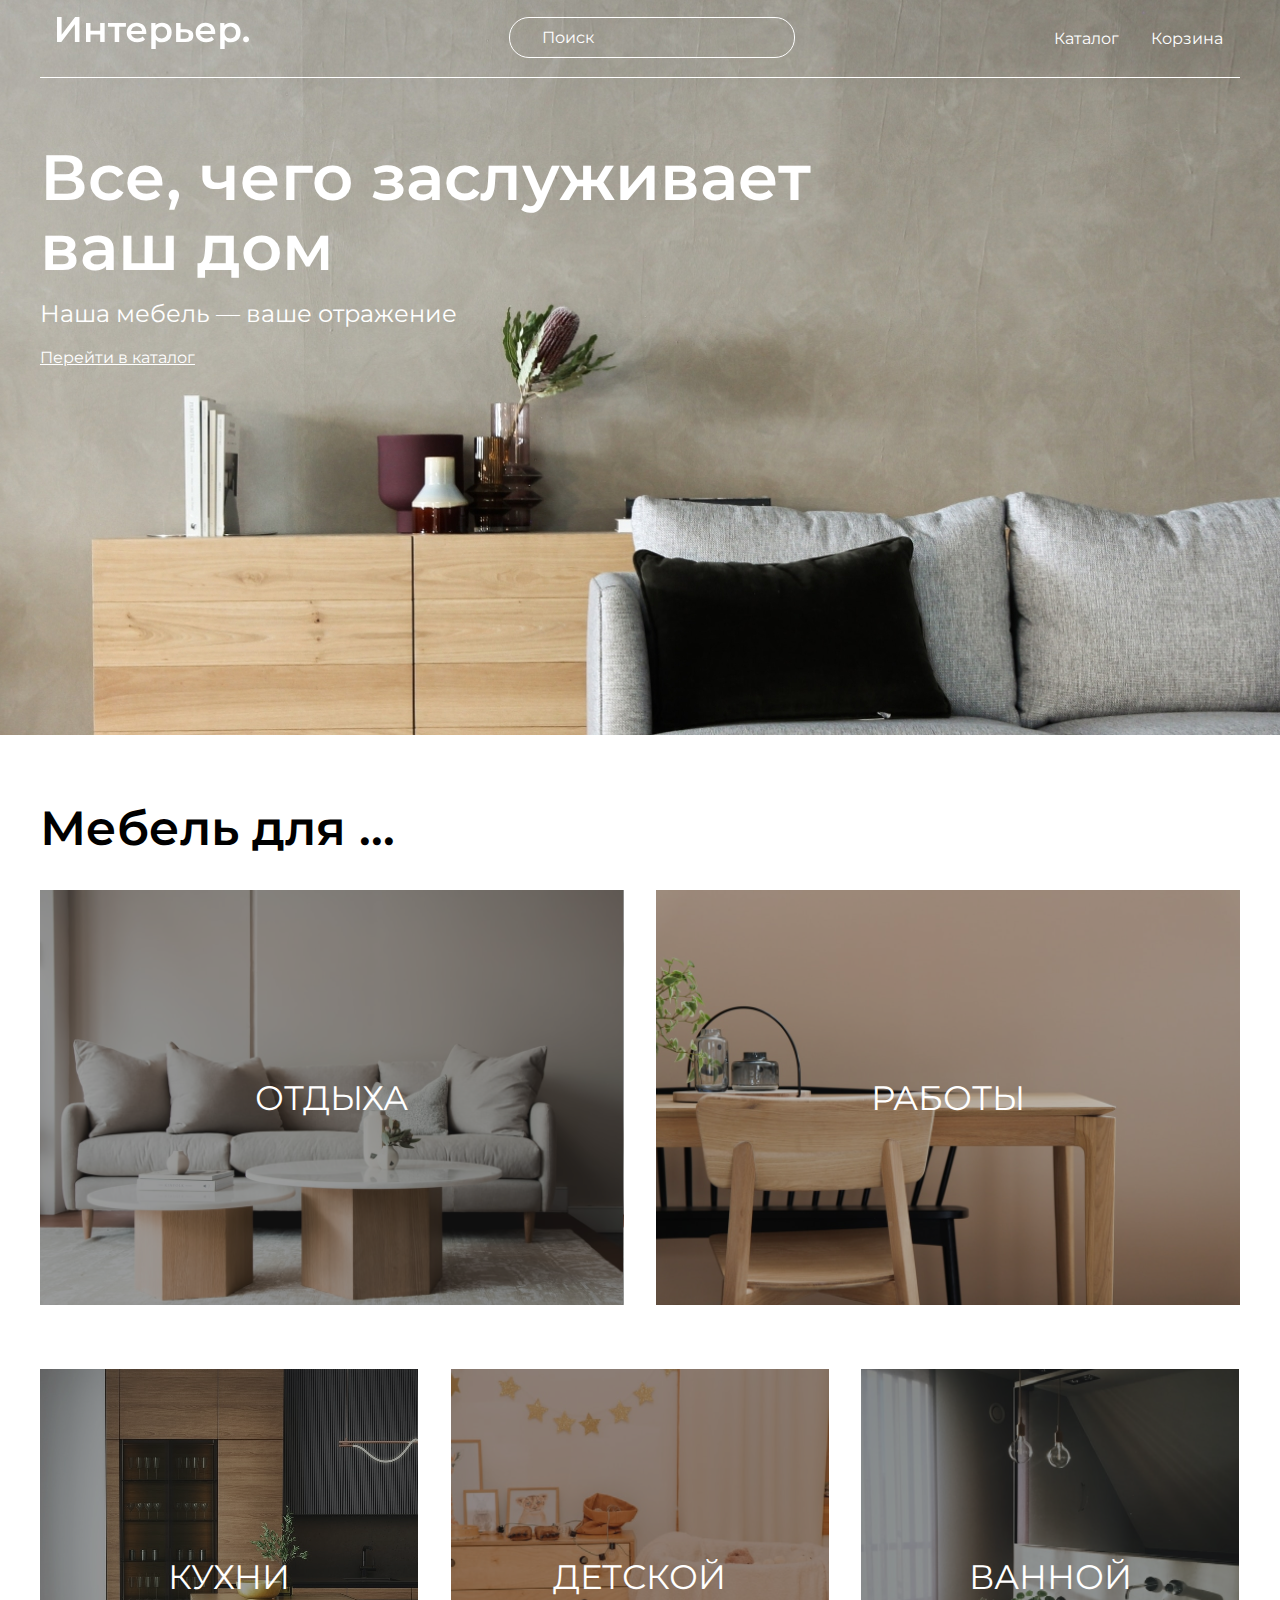
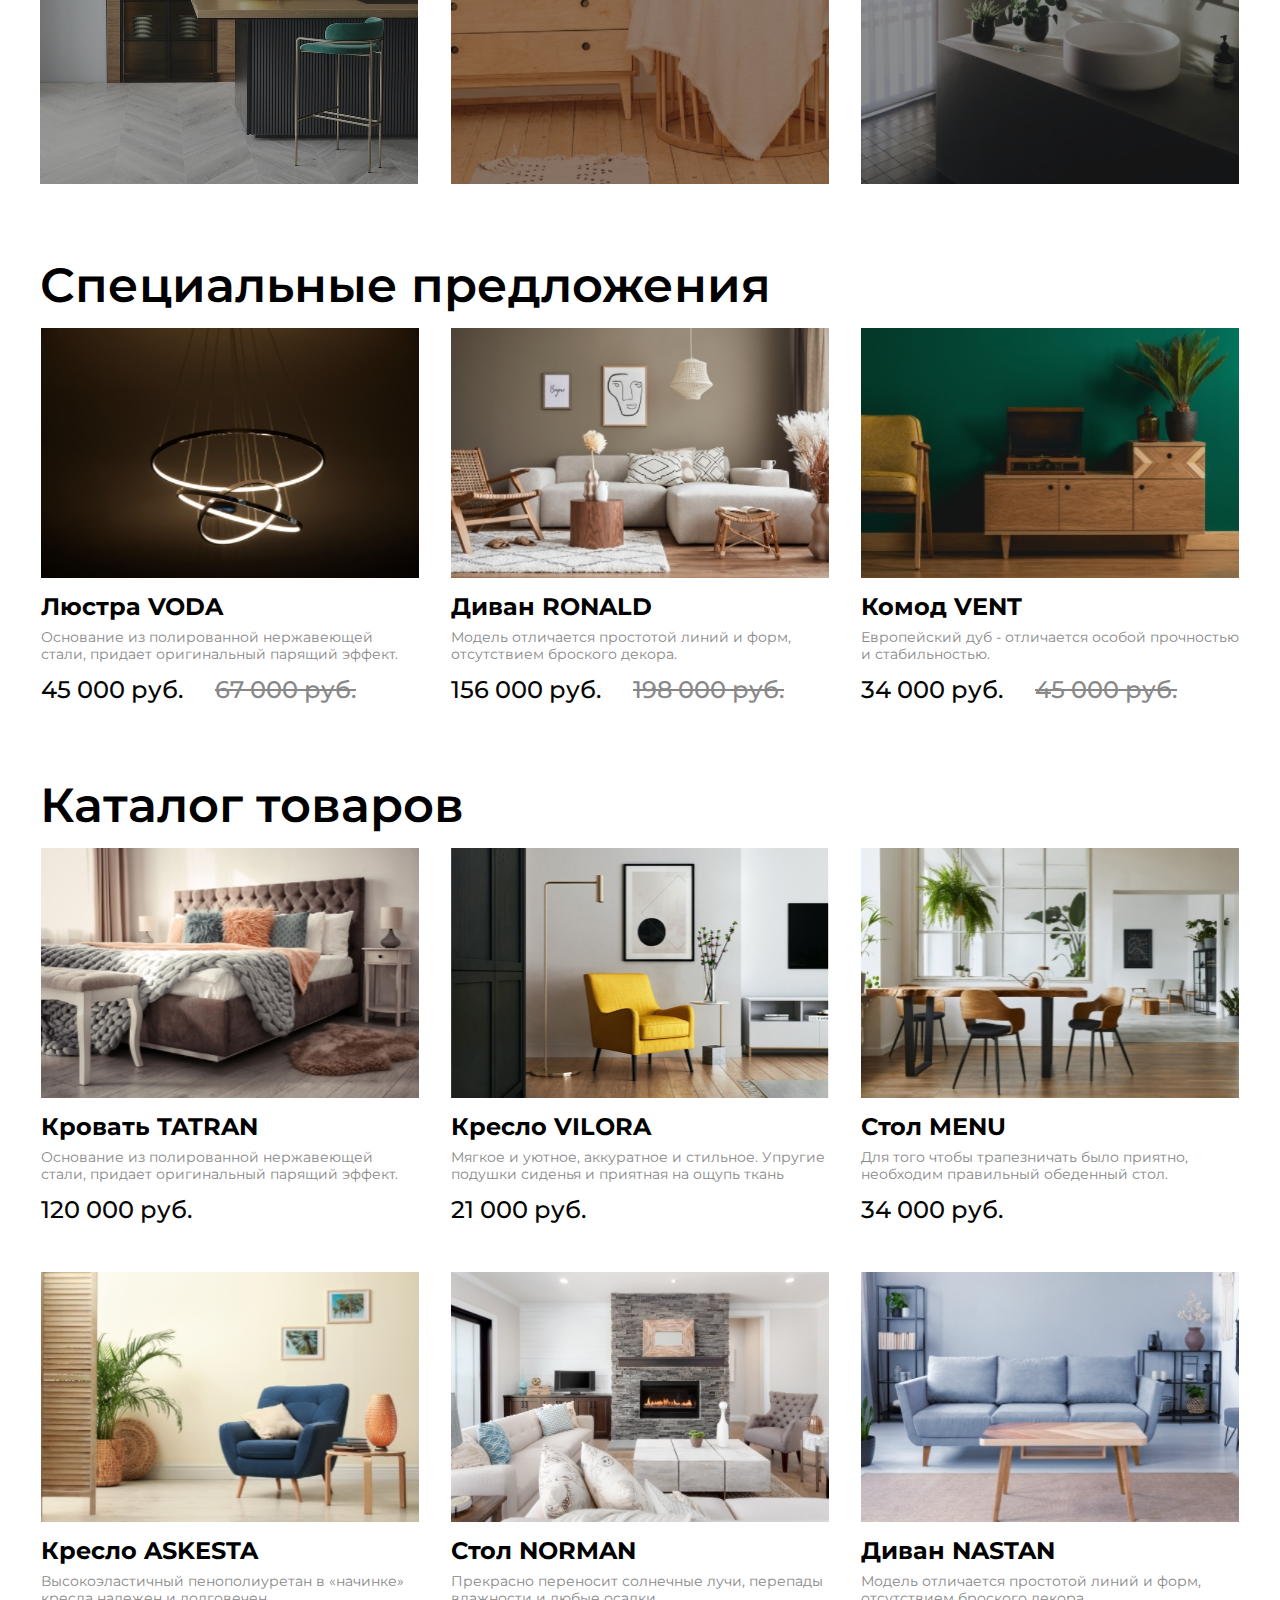
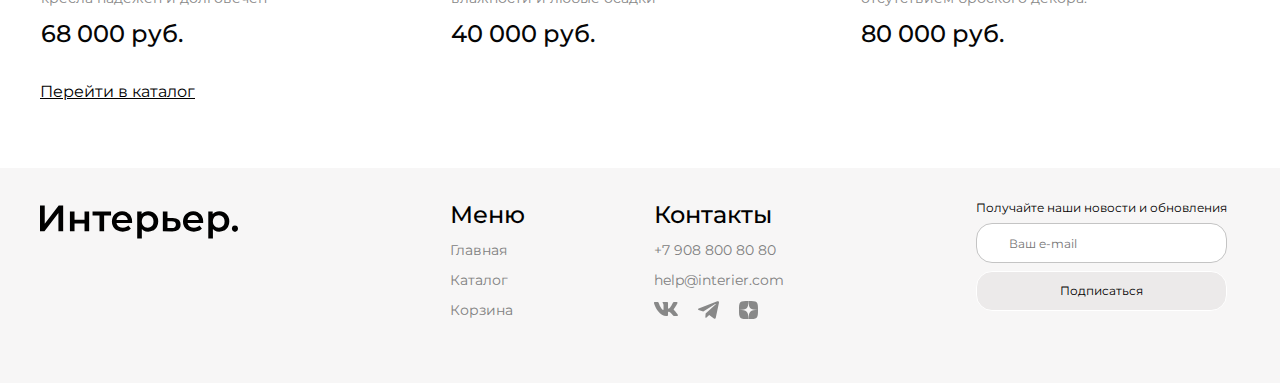
<file: index.html>
<!DOCTYPE html>
<html lang="en">
<head>
    <meta charset="UTF-8">
    <meta name="viewport" content="width=device-width, initial-scale=1.0">
    <title>Document</title>
    <link rel="preconnect" href="https://fonts.googleapis.com">
    <link rel="preconnect" href="https://fonts.gstatic.com" crossorigin>
    <link href="https://fonts.googleapis.com/css2?family=Montserrat:wght@400;500;600&display=swap" rel="stylesheet">
    <link rel="stylesheet" href="style.css">
</head>
<body> 
    <header class="header center">
       <div class="header__style">
        <a href="index.html"><img src="img/logo.svg" class="header__logo-img" alt="Логотип"></a>
          <input placeholder="Поиск" class="header__style-input" type="text">
          <nav class="header__style-nav">
             <a href="catalog.html" class="header__style-nav-href">Каталог</a>
             <a href="cart.html" class="header__style-nav-href index__href-dialog" data-target="#index__dialog">Корзина</a>
                <form class="index__dialog" id="index__dialog" action="#" method="get">
                    <div class="cartbox__item">
                        <div class="cartbox__itemposition">
                             <div class="cartbox__iteminsidposition">
                                <img class="index__dialog-imgstyle" src="img/taiblmenu.jpeg" alt="Стол MENU">
                                 <div class="cartbox__itemtextposition">
                                    <h3 class="item">Стол MENU</h3>
                                    <p class="cartbox__itemprise">34 000 руб.</p>
                                    <div class="cartbox__href">
                                        <a class="cartbox__href-favoritdelet" href="#">Избранные</a>
                                        <a class="cartbox__href-favoritdelet" href="#">Удалить</a>
                                    </div>
                                 </div>
                             </div>
                            <input class="cartbox__item-input" type="number" min="1" value="1">
                        </div>
                        <div class="cartbox__itemposition">
                            <div class="cartbox__iteminsidposition">
                                <img class="index__dialog-imgstyle" src="img/nastan.jpeg" alt="Диван NASTAN">
                                <div class="cartbox__itemtextposition">
                                    <h3 class="item">Диван NASTAN</h3>
                                    <p class="cartbox__itemprise">80 000 руб.</p>
                                    <div class="cartbox__href">
                                        <a class="cartbox__href-favoritdelet" href="#">Избранные</a>
                                        <a class="cartbox__href-favoritdelet" href="#">Удалить</a>
                                    </div>
                                </div>
                            </div>
                            <input class="cartbox__item-input" type="number" min="1" value="1">
                        </div>
                        <div class="index__dialog-button">
                            <h2 class="index__dialog-prise"><span class="cart__item-prise-text">Итого:</span> 114 000 руб.</h2>
                             <button class="index__dialog-buttonstyle">Оформить заказ</button>
                        </div>
                    </div>
                </form>
          </nav>
          <nav class="header__nav-mobile">
            <a href="#"><svg width="19.000000" height="19.000000" viewBox="0 0 19 19" fill="none" xmlns="http://www.w3.org/2000/svg" xmlns:xlink="http://www.w3.org/1999/xlink">
                <desc>
                        Created with Pixso.
                </desc>
                <defs>
                    <clipPath id="clip99367_3339">
                        <rect id="gg:search" rx="-0.500000" width="18.000000" height="18.000000" transform="translate(0.500000 0.500000)" fill="white" fill-opacity="0"/>
                    </clipPath>
                </defs>
                <rect id="gg:search" rx="-0.500000" width="18.000000" height="18.000000" transform="translate(0.500000 0.500000)" fill="#FFFFFF" fill-opacity="0"/>
                <g clip-path="url(#clip99367_3339)">
                    <path id="Vector" d="M14.5 11.42C15.48 10.15 15.95 8.55 15.8 6.94C15.65 5.34 14.89 3.85 13.68 2.79C12.48 1.72 10.91 1.16 9.3 1.21C7.69 1.26 6.16 1.92 5.02 3.06C3.88 4.2 3.21 5.73 3.16 7.34C3.11 8.95 3.68 10.52 4.74 11.73C5.81 12.94 7.3 13.69 8.9 13.84C10.51 13.99 12.11 13.53 13.38 12.54L13.41 12.57L16.77 15.93C16.85 16.01 16.93 16.06 17.03 16.1C17.13 16.14 17.23 16.16 17.33 16.16C17.44 16.16 17.54 16.14 17.64 16.1C17.73 16.06 17.82 16.01 17.89 15.93C17.97 15.86 18.02 15.77 18.06 15.68C18.1 15.58 18.12 15.48 18.12 15.37C18.12 15.27 18.1 15.17 18.06 15.07C18.02 14.97 17.97 14.89 17.89 14.81L14.53 11.45C14.52 11.44 14.51 11.43 14.5 11.42ZM12.85 4.18C13.3 4.62 13.66 5.14 13.9 5.72C14.14 6.3 14.27 6.92 14.27 7.54C14.28 8.17 14.15 8.79 13.91 9.37C13.68 9.95 13.33 10.48 12.88 10.92C12.44 11.37 11.91 11.72 11.33 11.96C10.75 12.19 10.13 12.32 9.5 12.31C8.88 12.31 8.26 12.18 7.68 11.94C7.1 11.7 6.58 11.34 6.14 10.89C5.26 10 4.77 8.8 4.77 7.54C4.78 6.29 5.28 5.09 6.16 4.2C7.05 3.32 8.25 2.82 9.5 2.81C10.76 2.81 11.96 3.3 12.85 4.18Z" fill="#FFFFFF" fill-opacity="1.000000" fill-rule="evenodd"/>
                    <path id="Vector" d="M16 8.15Q16.06 7.55 16 6.93Q15.94 6.3 15.77 5.72Q15.6 5.13 15.32 4.57Q15.03 4.02 14.66 3.53Q14.28 3.05 13.82 2.64Q13.35 2.23 12.82 1.91Q12.29 1.6 11.71 1.39Q11.12 1.18 10.52 1.08Q9.91 0.99 9.29 1.01Q8.67 1.03 8.07 1.16Q7.47 1.29 6.9 1.54Q6.33 1.79 5.82 2.13Q5.32 2.48 4.88 2.92Q4.43 3.36 4.09 3.86Q3.75 4.37 3.5 4.94Q3.25 5.51 3.12 6.11Q2.98 6.71 2.96 7.33Q2.94 7.96 3.04 8.56Q3.13 9.17 3.34 9.75Q3.56 10.34 3.87 10.87Q4.18 11.39 4.59 11.86Q5 12.33 5.49 12.7Q5.97 13.08 6.53 13.36Q7.08 13.64 7.67 13.81Q8.26 13.99 8.88 14.04Q9.5 14.1 10.11 14.04Q10.72 13.99 11.32 13.81Q11.92 13.64 12.47 13.36Q12.93 13.12 13.36 12.8L16.63 16.07Q16.7 16.14 16.78 16.2Q16.86 16.25 16.95 16.29Q17.04 16.33 17.14 16.35Q17.23 16.36 17.33 16.36Q17.43 16.36 17.53 16.35Q17.62 16.33 17.71 16.29Q17.8 16.25 17.88 16.2Q17.96 16.14 18.03 16.07Q18.1 16 18.16 15.92Q18.21 15.84 18.25 15.75Q18.29 15.66 18.31 15.57Q18.32 15.47 18.32 15.37Q18.32 15.27 18.31 15.18Q18.29 15.08 18.25 14.99Q18.21 14.9 18.16 14.82Q18.1 14.74 18.03 14.67L14.76 11.4Q15.08 10.97 15.32 10.51Q15.59 9.96 15.77 9.36Q15.94 8.76 16 8.15ZM14.5 11.42C15.48 10.15 15.95 8.55 15.8 6.94C15.65 5.34 14.89 3.85 13.68 2.79C12.48 1.72 10.91 1.16 9.3 1.21C7.69 1.26 6.16 1.92 5.02 3.06C3.88 4.2 3.21 5.73 3.16 7.34C3.11 8.95 3.68 10.52 4.74 11.73C5.81 12.94 7.3 13.69 8.9 13.84C10.51 13.99 12.11 13.53 13.38 12.54L13.41 12.57L16.77 15.93C16.85 16.01 16.93 16.06 17.03 16.1C17.13 16.14 17.23 16.16 17.33 16.16C17.44 16.16 17.54 16.14 17.64 16.1C17.73 16.06 17.82 16.01 17.89 15.93C17.97 15.86 18.02 15.77 18.06 15.68C18.1 15.58 18.12 15.48 18.12 15.37C18.12 15.27 18.1 15.17 18.06 15.07C18.02 14.97 17.97 14.89 17.89 14.81L14.53 11.45C14.52 11.44 14.51 11.43 14.5 11.42ZM12.85 4.18C13.3 4.62 13.66 5.14 13.9 5.72C14.14 6.3 14.27 6.92 14.27 7.54C14.28 8.17 14.15 8.79 13.91 9.37C13.68 9.95 13.33 10.48 12.88 10.92C12.44 11.37 11.91 11.72 11.33 11.96C10.75 12.19 10.13 12.32 9.5 12.31C8.88 12.31 8.26 12.18 7.68 11.94C7.1 11.7 6.58 11.34 6.14 10.89C5.26 10 4.77 8.8 4.77 7.54C4.78 6.29 5.28 5.09 6.16 4.2C7.05 3.32 8.25 2.82 9.5 2.81C10.76 2.81 11.96 3.3 12.85 4.18ZM13.29 5.01Q13.54 5.38 13.72 5.8Q13.89 6.22 13.98 6.65Q14.07 7.09 14.07 7.54Q14.07 8 13.99 8.44Q13.9 8.88 13.73 9.3Q13.56 9.72 13.31 10.09Q13.06 10.46 12.74 10.78Q12.42 11.1 12.05 11.35Q11.68 11.6 11.26 11.77Q10.83 11.94 10.4 12.03Q9.96 12.12 9.5 12.11Q9.05 12.11 8.61 12.02Q8.18 11.93 7.76 11.76Q7.34 11.58 6.97 11.33Q6.6 11.08 6.28 10.75Q5.96 10.43 5.72 10.06Q5.48 9.7 5.31 9.28Q5.14 8.86 5.06 8.43Q4.97 8 4.97 7.54Q4.97 7.09 5.06 6.66Q5.15 6.23 5.32 5.81Q5.5 5.4 5.74 5.03Q5.99 4.66 6.31 4.35Q6.62 4.03 6.99 3.78Q7.36 3.54 7.77 3.36Q8.19 3.19 8.62 3.1Q9.05 3.02 9.5 3.01Q9.95 3.01 10.39 3.1Q10.82 3.18 11.24 3.35Q11.66 3.52 12.02 3.76Q12.39 4 12.71 4.32Q13.04 4.64 13.29 5.01Z" fill="#FFFFFF" fill-opacity="1.000000" fill-rule="evenodd"/>
                </g>
            </svg>
            </a>
            <a href="catalog.html"><svg width="19.199463" height="19.199951" viewBox="0 0 19.1995 19.2" fill="none" xmlns="http://www.w3.org/2000/svg" xmlns:xlink="http://www.w3.org/1999/xlink">
                <desc>
                        Created with Pixso.
                </desc>
                <defs/>
                <rect id="Rectangle 46" width="4.571429" height="4.571429" fill="#FFFFFF" fill-opacity="1.000000"/>
                <rect id="Rectangle 41" y="7.314270" width="4.571429" height="4.571429" fill="#FFFFFF" fill-opacity="1.000000"/>
                <rect id="Rectangle 47" y="14.628540" width="4.571429" height="4.571428" fill="#FFFFFF" fill-opacity="1.000000"/>
                <rect id="Rectangle 48" x="7.313477" y="7.314270" width="4.571429" height="4.571429" fill="#FFFFFF" fill-opacity="1.000000"/>
                <rect id="Rectangle 45" x="7.313477" y="14.628540" width="4.571429" height="4.571428" fill="#FFFFFF" fill-opacity="1.000000"/>
                <rect id="Rectangle 49" x="7.313477" width="4.571429" height="4.571429" fill="#FFFFFF" fill-opacity="1.000000"/>
                <rect id="Rectangle 42" x="14.627930" y="7.314270" width="4.571428" height="4.571429" fill="#FFFFFF" fill-opacity="1.000000"/>
                <rect id="Rectangle 44" x="14.627930" y="14.628540" width="4.571428" height="4.571428" fill="#FFFFFF" fill-opacity="1.000000"/>
                <rect id="Rectangle 43" x="14.627930" width="4.571428" height="4.571429" fill="#FFFFFF" fill-opacity="1.000000"/>
            </svg>
            </a>
            <a href="cart.html"><svg width="25.000000" height="25.000000" viewBox="0 0 25 25" fill="none" xmlns="http://www.w3.org/2000/svg" xmlns:xlink="http://www.w3.org/1999/xlink">
                <desc>
                        Created with Pixso.
                </desc>
                <defs>
                    <clipPath id="clip99367_3353">
                        <rect id="jam:shopping-cart" rx="-0.500000" width="24.000000" height="24.000000" transform="matrix(-1 0 0 1 25.5 0.5)" fill="white" fill-opacity="0"/>
                    </clipPath>
                </defs>
                <rect id="jam:shopping-cart" rx="-0.500000" width="24.000000" height="24.000000" transform="matrix(-1 0 0 1 25.5 0.5)" fill="#FFFFFF" fill-opacity="0"/>
                <g clip-path="url(#clip99367_3353)">
                    <path id="Vector" d="M14.58 20.83C15.13 20.83 15.66 20.61 16.05 20.22C16.44 19.83 16.66 19.3 16.66 18.75C16.66 18.19 16.44 17.66 16.05 17.27C15.66 16.88 15.13 16.66 14.58 16.66C14.03 16.66 13.5 16.88 13.11 17.27C12.71 17.66 12.5 18.19 12.5 18.75C12.5 19.3 12.71 19.83 13.11 20.22C13.5 20.61 14.03 20.83 14.58 20.83ZM7.29 20.83C7.84 20.83 8.37 20.61 8.76 20.22C9.15 19.83 9.37 19.3 9.37 18.75C9.37 18.19 9.15 17.66 8.76 17.27C8.37 16.88 7.84 16.66 7.29 16.66C6.73 16.66 6.2 16.88 5.81 17.27C5.42 17.66 5.2 18.19 5.2 18.75C5.2 19.3 5.42 19.83 5.81 20.22C6.2 20.61 6.73 20.83 7.29 20.83ZM20.87 6.16C21.13 6.16 21.37 6.05 21.56 5.86C21.74 5.67 21.84 5.42 21.84 5.16C21.84 4.9 21.74 4.65 21.56 4.47C21.37 4.28 21.13 4.17 20.87 4.16L19.67 4.16C18.73 4.16 17.92 4.81 17.71 5.73L16.41 11.61C16.2 12.52 15.39 13.18 14.45 13.18L6.63 13.18L5.12 7.17L14.86 7.17C15.12 7.15 15.36 7.04 15.54 6.86C15.72 6.67 15.82 6.42 15.82 6.16C15.82 5.91 15.72 5.66 15.54 5.47C15.36 5.29 15.12 5.18 14.86 5.16L5.12 5.16C4.82 5.16 4.52 5.23 4.25 5.37C3.97 5.5 3.73 5.69 3.54 5.93C3.36 6.17 3.23 6.45 3.16 6.75C3.1 7.05 3.11 7.36 3.18 7.65L4.68 13.66C4.79 14.1 5.04 14.48 5.39 14.76C5.75 15.03 6.18 15.18 6.63 15.18L14.45 15.18C15.36 15.18 16.25 14.87 16.96 14.3C17.67 13.73 18.17 12.93 18.36 12.04L19.67 6.16L20.87 6.16Z" fill="#FFFFFF" fill-opacity="1.000000" fill-rule="nonzero"/>
                </g>
            </svg>
            </a>
          </nav>
       </div>
       <div class="header__heading">
            <h1 class="header__heading1">Все, чего заслуживает ваш дом</h1>
            <p class="header__furnitreflect">Наша мебель — ваше отражение</p>
            <a class="header__cataloghtml" href="catalog.html">Перейти в каталог</a>
       </div>
    </header>
        <section class="center">
            <h2 class="conteiner__heading">Мебель для ...</h2>
          <div class="conteiner">
            <div class="conteiner__item conteiner__item-1 conteiner__item-big">ОТДЫХА</div>
            <div class="conteiner__item conteiner__item-2 conteiner__item-big">РАБОТЫ</div>
            <div class="conteiner__item conteiner__item-3 ">КУХНИ</div>
            <div class="conteiner__item conteiner__item-4 ">ДЕТСКОЙ</div>
            <div class="conteiner__item conteiner__item-5 ">ВАННОЙ</div>
          </div>
        </section>
    <section class="center">
        <h2 class="specialoffers specialoffers__box">Специальные предложения</h2>
      <div class="section__div-style">
        <div class="section__div-style-item">
            <div class="item__imgstyle-box">
                <img class="item__imgstyle" src="img/voda.jpeg" alt="Люстра VODA">
                <div class="item__imgstyle-dopbox">
                    <img class="item__imgstyle-dop" src="./img/castle.svg">
                    <img class="item__imgstyle-dop" src="./img/basic_heart_outline.svg">
                </div>
            </div>
               <h3 class="item">Люстра VODA</h3>
               <p class="item__description">Основание из полированной нержавеющей стали, придает оригинальный парящий эффект.</p>
            <div class ="priseposition">
                <p class="newprise">45 000 руб.</p>
                <p class="oldprise">67 000 руб.</p>
            </div>
        </div>
        <div class="section__div-style-item">
            <div class="item__imgstyle-box">
                <img class="item__imgstyle" src="img/ronald.jpeg" alt="Диван RONALD">
                <div class="item__imgstyle-dopbox">
                    <img class="item__imgstyle-dop" src="./img/castle.svg" alt="">
                    <img class="item__imgstyle-dop" src="./img/basic_heart_outline.svg" alt="">
                </div>
            </div>
            <h3 class="item">Диван RONALD</h3>
            <p class="item__description">Модель отличается простотой линий и форм, отсутствием броского декора.</p>
           <div class ="priseposition">
              <p class="newprise">156 000 руб.</p>
              <p class="oldprise">198 000 руб.</p>
           </div>
        </div>
        <div class="section__div-style-item">
            <div class="item__imgstyle-box">
                <img class="item__imgstyle" src="img/vent.jpeg" alt="Комод VENT">
                <div class="item__imgstyle-dopbox">
                    <img class="item__imgstyle-dop" src="./img/castle.svg" alt="">
                    <img class="item__imgstyle-dop" src="./img/basic_heart_outline.svg" alt="">
                </div>
            </div>
            <h3 class="item">Комод VENT</h3>
            <p class="item__description">Европейский дуб - отличается особой прочностью и стабильностью.</p>
           <div class ="priseposition">
                <p class="newprise">34 000 руб.</p>
                <p class="oldprise">45 000 руб.</p>
           </div>
        </div>
      </div>
    </section>
    <section class="center">
        <h2 class="specialoffers specialoffers__box">Каталог товаров</h2>
        <div class="section__div-style">
            <div class="section__div-style-item">
                <div class="item__imgstyle-box">
                    <img class="item__imgstyle" src="img/tatran.jpeg" alt="Кровать TATRAN">
                    <div class="item__imgstyle-dopbox">
                        <img class="item__imgstyle-dop" src="./img/castle.svg">
                        <img class="item__imgstyle-dop" src="./img/basic_heart_outline.svg">
                    </div>
                </div>
                <h3 class="item">Кровать TATRAN</h3>
                <p class="item__description">Основание из полированной нержавеющей стали, придает оригинальный парящий эффект.</p>
                <p class="newprise">120 000 руб.</p>
            </div>
            <div class="section__div-style-item"> 
                <div class="item__imgstyle-box">
                    <img class="item__imgstyle" src="img/vilora.jpg" alt="Кресло Vilora">
                    <div class="item__imgstyle-dopbox">
                        <img class="item__imgstyle-dop" src="./img/castle.svg" alt="">
                        <img class="item__imgstyle-dop" src="./img/basic_heart_outline.svg" alt="">
                    </div>
                </div>
               <h3 class="item">Кресло VILORA</h3>
               <p class="item__description">Мягкое и уютное, аккуратное и стильное. Упругие подушки сиденья и приятная на ощупь ткань</p>
               <p class="newprise">21 000 руб.</p>
            </div>
            <div class="section__div-style-item">
                <div class="item__imgstyle-box">
                    <img class="item__imgstyle" src="img/taiblmenu.jpeg" alt="Стол MENU">
                    <div class="item__imgstyle-dopbox">
                        <img class="item__imgstyle-dop" src="./img/castle.svg" alt="">
                        <img class="item__imgstyle-dop" src="./img/basic_heart_outline.svg" alt="">
                    </div>
                </div>
                <h3 class="item">Стол MENU</h3>
                <p class="item__description">Для того чтобы трапезничать было приятно, необходим правильный обеденный стол.</p>
                <p class="newprise">34 000 руб.</p>
            </div>
            <div class="section__div-style-item">
                <div class="item__imgstyle-box">
                    <img class="item__imgstyle" src="img/asketa.jpeg" alt="Кресло ASKESTA">
                    <div class="item__imgstyle-dopbox">
                        <img class="item__imgstyle-dop" src="./img/castle.svg" alt="">
                        <img class="item__imgstyle-dop" src="./img/basic_heart_outline.svg" alt="">
                    </div>
                </div>
                <h3 class="item">Кресло ASKESTA</h3>
                <p class="item__description">Высокоэластичный пенополиуретан в «начинке» кресла надежен и долговечен</p>
                <p class="newprise">68 000 руб.</p>         
            </div>
            <div class="section__div-style-item">
                <div class="item__imgstyle-box">
                    <img class="item__imgstyle" src="img/norman.jpeg" alt="Стол NORMAN">
                    <div class="item__imgstyle-dopbox">
                        <img class="item__imgstyle-dop" src="./img/castle.svg" alt="">
                        <img class="item__imgstyle-dop" src="./img/basic_heart_outline.svg" alt="">
                    </div>
                </div>
                <h3 class="item">Стол NORMAN</h3>
                <p class="item__description">Прекрасно переносит солнечные лучи, перепады влажности и любые осадки</p>
                <p class="newprise">40 000 руб.</p>
            </div>
            <div class="section__div-style-item">
                <div class="item__imgstyle-box">
                    <img class="item__imgstyle" src="img/nastan.jpeg" alt="Диван NASTAN">
                    <div class="item__imgstyle-dopbox">
                        <img class="item__imgstyle-dop" src="./img/castle.svg" alt="">
                        <img class="item__imgstyle-dop" src="./img/basic_heart_outline.svg" alt="">
                    </div>
                </div> 
                <h3 class="item">Диван NASTAN</h3>
                <p class="item__description">Модель отличается простотой линий и форм, отсутствием броского декора. </p>
                <p class="newprise">80 000 руб.</p>
            </div>
        </div>
    </section>
    <section class="cataloghtml__footer center">
        <a class="cataloghtml__footer-text" href="catalog.html">Перейти в каталог</a>
    </section>
    <footer class="footer center">
      <div  class="footer__style">
           <img class="footer__logo" src="img/logofooter.svg" alt="Логотип">
        <div class="footer__style-div">
            <h4 class="footer__menu">Меню</h4>
            <a class="footer__menu-list" href="index.html">Главная</a>
            <a class="footer__menu-list" href="catalog.html">Каталог</a>
            <a class="footer__menu-list" href="cart.html">Корзина</a>
        </div>
        <div class="footer__style-div">
             <h4 class="footer__menu">Контакты</h4>
             <a class="footer__menu-list" href="tel:+7 908 800 80 80">+7 908 800 80 80</a>
             <a class="footer__menu-list" href="mailto:help@interier.com">help@interier.com</a>
            <div class="footer__style-href">
                <a href="#"><img src="img/inst.svg" alt="inst"></a>
                <a href="#"><img src="img/twitter.svg" alt="twitter"></a>
                <a href="#"><img src="img/facebook.svg" alt="facebook"></a>
            </div>
        </div>
        <div>
          <form class="footer__form" action="#">
             <p class="footer__menu-ournews">Получайте наши новости и обновления</p>
             <input class="footer__menu-email" placeholder="Ваш e-mail" type="email">
             <button class="footer__menu-subcribe">Подписаться</button>
          </form>
        </div>
      </div>
    </footer>
</body>
</html>
</file>
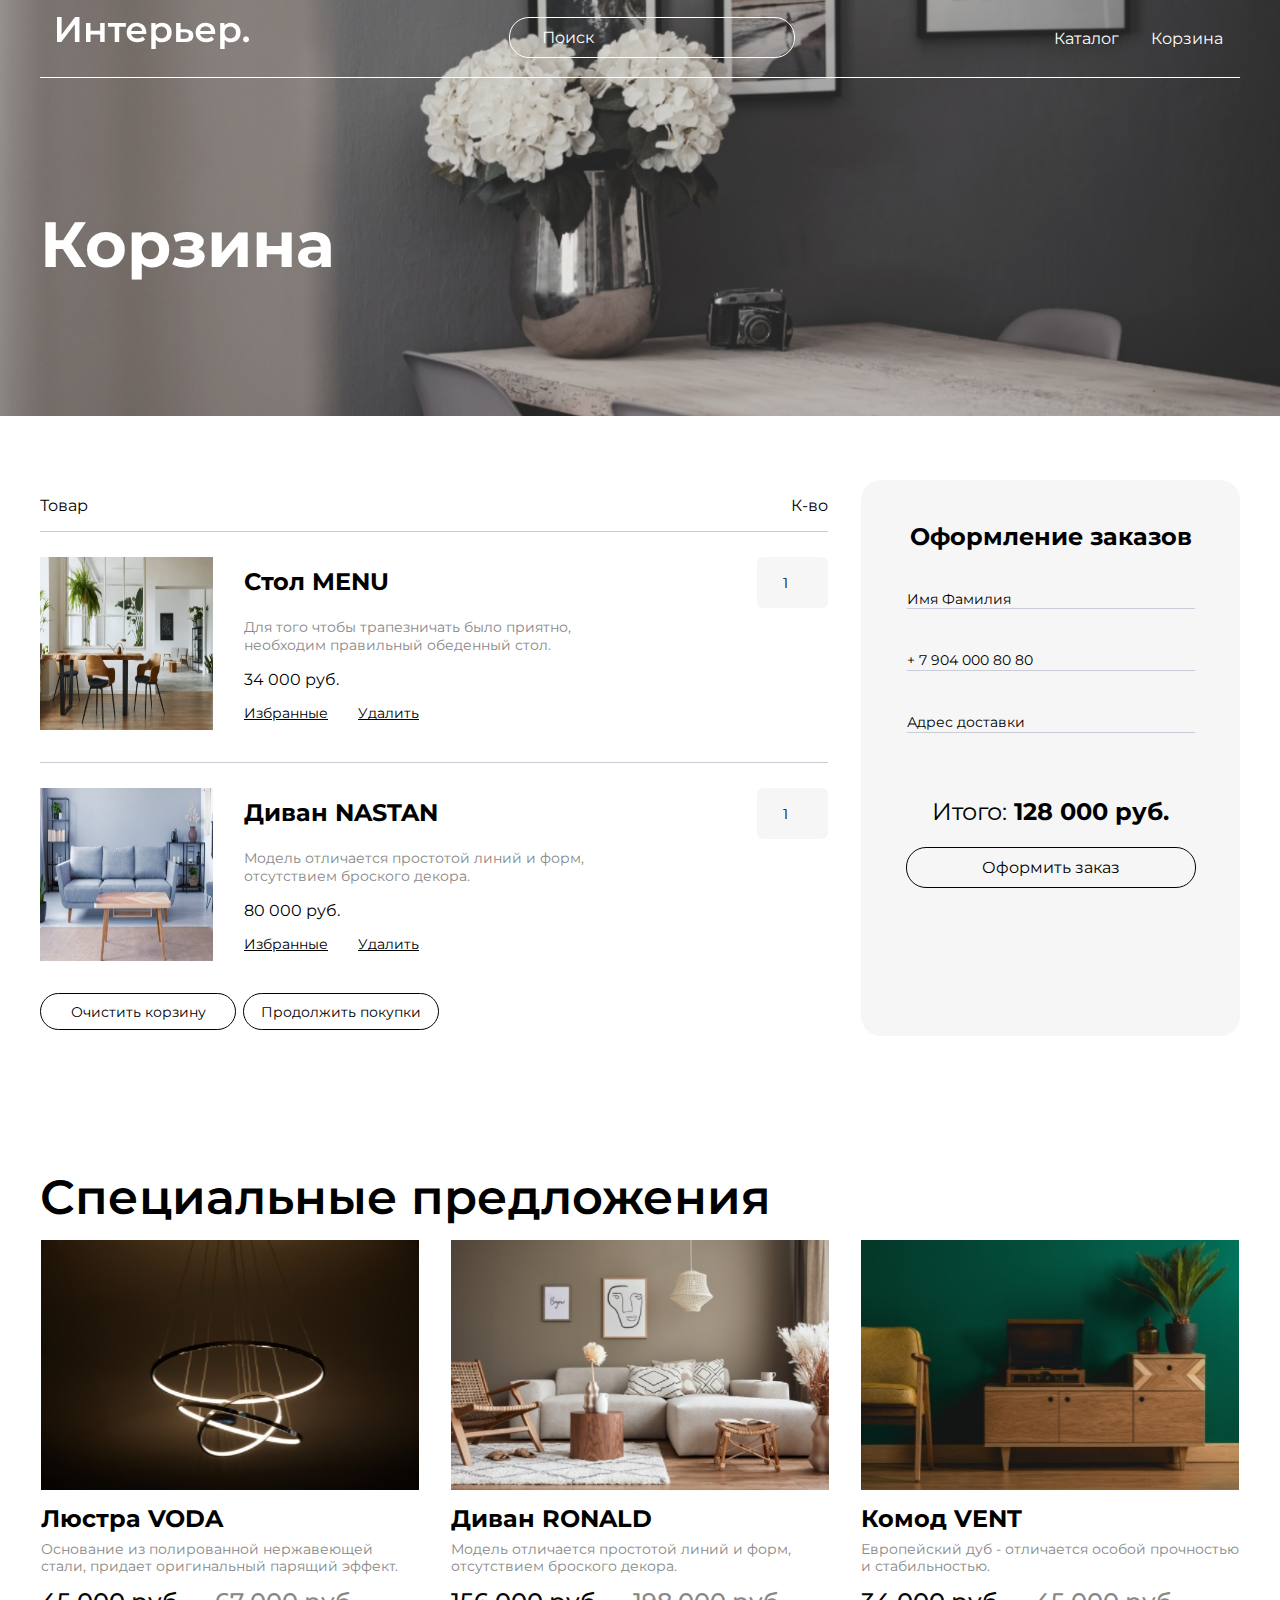
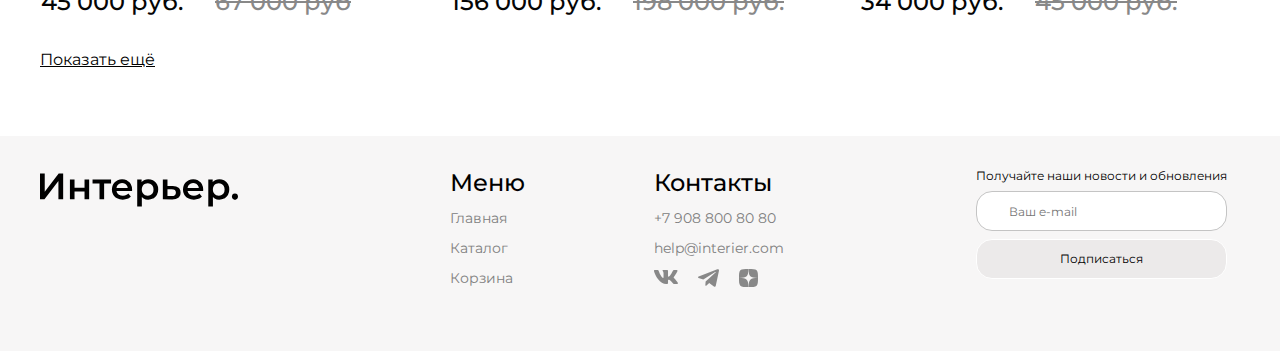
<file: cart.html>
<!DOCTYPE html>
<html lang="en">
<head>
    <meta charset="UTF-8">
    <meta name="viewport" content="width=device-width, initial-scale=1.0">
    <title>Document</title>
    <link rel="preconnect" href="https://fonts.googleapis.com">
    <link rel="preconnect" href="https://fonts.gstatic.com" crossorigin>
    <link href="https://fonts.googleapis.com/css2?family=Montserrat:wght@400;500;600&display=swap" rel="stylesheet">
    <link rel="stylesheet" href="style.css">
</head>
<body>
    <header class="header header__cart center">
        <div class="header__style">
            <a href="index.html"><img src="img/logo.svg" class="header__logo-img"  alt="Логотип"></a>
           <input placeholder="Поиск" class="header__style-input" type="text">
           <nav class="header__style-nav">
              <a href="catalog.html" class="header__style-nav-href">Каталог</a>
              <a href="cart.html" class="header__style-nav-href">Корзина</a>
           </nav>
           <nav class="header__nav-mobile">
            <a href="#"><svg width="19.000000" height="19.000000" viewBox="0 0 19 19" fill="none" xmlns="http://www.w3.org/2000/svg" xmlns:xlink="http://www.w3.org/1999/xlink">
                <desc>
                        Created with Pixso.
                </desc>
                <defs>
                    <clipPath id="clip99367_3339">
                        <rect id="gg:search" rx="-0.500000" width="18.000000" height="18.000000" transform="translate(0.500000 0.500000)" fill="white" fill-opacity="0"/>
                    </clipPath>
                </defs>
                <rect id="gg:search" rx="-0.500000" width="18.000000" height="18.000000" transform="translate(0.500000 0.500000)" fill="#FFFFFF" fill-opacity="0"/>
                <g clip-path="url(#clip99367_3339)">
                    <path id="Vector" d="M14.5 11.42C15.48 10.15 15.95 8.55 15.8 6.94C15.65 5.34 14.89 3.85 13.68 2.79C12.48 1.72 10.91 1.16 9.3 1.21C7.69 1.26 6.16 1.92 5.02 3.06C3.88 4.2 3.21 5.73 3.16 7.34C3.11 8.95 3.68 10.52 4.74 11.73C5.81 12.94 7.3 13.69 8.9 13.84C10.51 13.99 12.11 13.53 13.38 12.54L13.41 12.57L16.77 15.93C16.85 16.01 16.93 16.06 17.03 16.1C17.13 16.14 17.23 16.16 17.33 16.16C17.44 16.16 17.54 16.14 17.64 16.1C17.73 16.06 17.82 16.01 17.89 15.93C17.97 15.86 18.02 15.77 18.06 15.68C18.1 15.58 18.12 15.48 18.12 15.37C18.12 15.27 18.1 15.17 18.06 15.07C18.02 14.97 17.97 14.89 17.89 14.81L14.53 11.45C14.52 11.44 14.51 11.43 14.5 11.42ZM12.85 4.18C13.3 4.62 13.66 5.14 13.9 5.72C14.14 6.3 14.27 6.92 14.27 7.54C14.28 8.17 14.15 8.79 13.91 9.37C13.68 9.95 13.33 10.48 12.88 10.92C12.44 11.37 11.91 11.72 11.33 11.96C10.75 12.19 10.13 12.32 9.5 12.31C8.88 12.31 8.26 12.18 7.68 11.94C7.1 11.7 6.58 11.34 6.14 10.89C5.26 10 4.77 8.8 4.77 7.54C4.78 6.29 5.28 5.09 6.16 4.2C7.05 3.32 8.25 2.82 9.5 2.81C10.76 2.81 11.96 3.3 12.85 4.18Z" fill="#FFFFFF" fill-opacity="1.000000" fill-rule="evenodd"/>
                    <path id="Vector" d="M16 8.15Q16.06 7.55 16 6.93Q15.94 6.3 15.77 5.72Q15.6 5.13 15.32 4.57Q15.03 4.02 14.66 3.53Q14.28 3.05 13.82 2.64Q13.35 2.23 12.82 1.91Q12.29 1.6 11.71 1.39Q11.12 1.18 10.52 1.08Q9.91 0.99 9.29 1.01Q8.67 1.03 8.07 1.16Q7.47 1.29 6.9 1.54Q6.33 1.79 5.82 2.13Q5.32 2.48 4.88 2.92Q4.43 3.36 4.09 3.86Q3.75 4.37 3.5 4.94Q3.25 5.51 3.12 6.11Q2.98 6.71 2.96 7.33Q2.94 7.96 3.04 8.56Q3.13 9.17 3.34 9.75Q3.56 10.34 3.87 10.87Q4.18 11.39 4.59 11.86Q5 12.33 5.49 12.7Q5.97 13.08 6.53 13.36Q7.08 13.64 7.67 13.81Q8.26 13.99 8.88 14.04Q9.5 14.1 10.11 14.04Q10.72 13.99 11.32 13.81Q11.92 13.64 12.47 13.36Q12.93 13.12 13.36 12.8L16.63 16.07Q16.7 16.14 16.78 16.2Q16.86 16.25 16.95 16.29Q17.04 16.33 17.14 16.35Q17.23 16.36 17.33 16.36Q17.43 16.36 17.53 16.35Q17.62 16.33 17.71 16.29Q17.8 16.25 17.88 16.2Q17.96 16.14 18.03 16.07Q18.1 16 18.16 15.92Q18.21 15.84 18.25 15.75Q18.29 15.66 18.31 15.57Q18.32 15.47 18.32 15.37Q18.32 15.27 18.31 15.18Q18.29 15.08 18.25 14.99Q18.21 14.9 18.16 14.82Q18.1 14.74 18.03 14.67L14.76 11.4Q15.08 10.97 15.32 10.51Q15.59 9.96 15.77 9.36Q15.94 8.76 16 8.15ZM14.5 11.42C15.48 10.15 15.95 8.55 15.8 6.94C15.65 5.34 14.89 3.85 13.68 2.79C12.48 1.72 10.91 1.16 9.3 1.21C7.69 1.26 6.16 1.92 5.02 3.06C3.88 4.2 3.21 5.73 3.16 7.34C3.11 8.95 3.68 10.52 4.74 11.73C5.81 12.94 7.3 13.69 8.9 13.84C10.51 13.99 12.11 13.53 13.38 12.54L13.41 12.57L16.77 15.93C16.85 16.01 16.93 16.06 17.03 16.1C17.13 16.14 17.23 16.16 17.33 16.16C17.44 16.16 17.54 16.14 17.64 16.1C17.73 16.06 17.82 16.01 17.89 15.93C17.97 15.86 18.02 15.77 18.06 15.68C18.1 15.58 18.12 15.48 18.12 15.37C18.12 15.27 18.1 15.17 18.06 15.07C18.02 14.97 17.97 14.89 17.89 14.81L14.53 11.45C14.52 11.44 14.51 11.43 14.5 11.42ZM12.85 4.18C13.3 4.62 13.66 5.14 13.9 5.72C14.14 6.3 14.27 6.92 14.27 7.54C14.28 8.17 14.15 8.79 13.91 9.37C13.68 9.95 13.33 10.48 12.88 10.92C12.44 11.37 11.91 11.72 11.33 11.96C10.75 12.19 10.13 12.32 9.5 12.31C8.88 12.31 8.26 12.18 7.68 11.94C7.1 11.7 6.58 11.34 6.14 10.89C5.26 10 4.77 8.8 4.77 7.54C4.78 6.29 5.28 5.09 6.16 4.2C7.05 3.32 8.25 2.82 9.5 2.81C10.76 2.81 11.96 3.3 12.85 4.18ZM13.29 5.01Q13.54 5.38 13.72 5.8Q13.89 6.22 13.98 6.65Q14.07 7.09 14.07 7.54Q14.07 8 13.99 8.44Q13.9 8.88 13.73 9.3Q13.56 9.72 13.31 10.09Q13.06 10.46 12.74 10.78Q12.42 11.1 12.05 11.35Q11.68 11.6 11.26 11.77Q10.83 11.94 10.4 12.03Q9.96 12.12 9.5 12.11Q9.05 12.11 8.61 12.02Q8.18 11.93 7.76 11.76Q7.34 11.58 6.97 11.33Q6.6 11.08 6.28 10.75Q5.96 10.43 5.72 10.06Q5.48 9.7 5.31 9.28Q5.14 8.86 5.06 8.43Q4.97 8 4.97 7.54Q4.97 7.09 5.06 6.66Q5.15 6.23 5.32 5.81Q5.5 5.4 5.74 5.03Q5.99 4.66 6.31 4.35Q6.62 4.03 6.99 3.78Q7.36 3.54 7.77 3.36Q8.19 3.19 8.62 3.1Q9.05 3.02 9.5 3.01Q9.95 3.01 10.39 3.1Q10.82 3.18 11.24 3.35Q11.66 3.52 12.02 3.76Q12.39 4 12.71 4.32Q13.04 4.64 13.29 5.01Z" fill="#FFFFFF" fill-opacity="1.000000" fill-rule="evenodd"/>
                </g>
            </svg>
            </a>
            <a href="catalog.html"><svg width="19.199463" height="19.199951" viewBox="0 0 19.1995 19.2" fill="none" xmlns="http://www.w3.org/2000/svg" xmlns:xlink="http://www.w3.org/1999/xlink">
                <desc>
                        Created with Pixso.
                </desc>
                <defs/>
                <rect id="Rectangle 46" width="4.571429" height="4.571429" fill="#FFFFFF" fill-opacity="1.000000"/>
                <rect id="Rectangle 41" y="7.314270" width="4.571429" height="4.571429" fill="#FFFFFF" fill-opacity="1.000000"/>
                <rect id="Rectangle 47" y="14.628540" width="4.571429" height="4.571428" fill="#FFFFFF" fill-opacity="1.000000"/>
                <rect id="Rectangle 48" x="7.313477" y="7.314270" width="4.571429" height="4.571429" fill="#FFFFFF" fill-opacity="1.000000"/>
                <rect id="Rectangle 45" x="7.313477" y="14.628540" width="4.571429" height="4.571428" fill="#FFFFFF" fill-opacity="1.000000"/>
                <rect id="Rectangle 49" x="7.313477" width="4.571429" height="4.571429" fill="#FFFFFF" fill-opacity="1.000000"/>
                <rect id="Rectangle 42" x="14.627930" y="7.314270" width="4.571428" height="4.571429" fill="#FFFFFF" fill-opacity="1.000000"/>
                <rect id="Rectangle 44" x="14.627930" y="14.628540" width="4.571428" height="4.571428" fill="#FFFFFF" fill-opacity="1.000000"/>
                <rect id="Rectangle 43" x="14.627930" width="4.571428" height="4.571429" fill="#FFFFFF" fill-opacity="1.000000"/>
            </svg>
            </a>
            <a href="cart.html"><svg width="25.000000" height="25.000000" viewBox="0 0 25 25" fill="none" xmlns="http://www.w3.org/2000/svg" xmlns:xlink="http://www.w3.org/1999/xlink">
                <desc>
                        Created with Pixso.
                </desc>
                <defs>
                    <clipPath id="clip99367_3353">
                        <rect id="jam:shopping-cart" rx="-0.500000" width="24.000000" height="24.000000" transform="matrix(-1 0 0 1 25.5 0.5)" fill="white" fill-opacity="0"/>
                    </clipPath>
                </defs>
                <rect id="jam:shopping-cart" rx="-0.500000" width="24.000000" height="24.000000" transform="matrix(-1 0 0 1 25.5 0.5)" fill="#FFFFFF" fill-opacity="0"/>
                <g clip-path="url(#clip99367_3353)">
                    <path id="Vector" d="M14.58 20.83C15.13 20.83 15.66 20.61 16.05 20.22C16.44 19.83 16.66 19.3 16.66 18.75C16.66 18.19 16.44 17.66 16.05 17.27C15.66 16.88 15.13 16.66 14.58 16.66C14.03 16.66 13.5 16.88 13.11 17.27C12.71 17.66 12.5 18.19 12.5 18.75C12.5 19.3 12.71 19.83 13.11 20.22C13.5 20.61 14.03 20.83 14.58 20.83ZM7.29 20.83C7.84 20.83 8.37 20.61 8.76 20.22C9.15 19.83 9.37 19.3 9.37 18.75C9.37 18.19 9.15 17.66 8.76 17.27C8.37 16.88 7.84 16.66 7.29 16.66C6.73 16.66 6.2 16.88 5.81 17.27C5.42 17.66 5.2 18.19 5.2 18.75C5.2 19.3 5.42 19.83 5.81 20.22C6.2 20.61 6.73 20.83 7.29 20.83ZM20.87 6.16C21.13 6.16 21.37 6.05 21.56 5.86C21.74 5.67 21.84 5.42 21.84 5.16C21.84 4.9 21.74 4.65 21.56 4.47C21.37 4.28 21.13 4.17 20.87 4.16L19.67 4.16C18.73 4.16 17.92 4.81 17.71 5.73L16.41 11.61C16.2 12.52 15.39 13.18 14.45 13.18L6.63 13.18L5.12 7.17L14.86 7.17C15.12 7.15 15.36 7.04 15.54 6.86C15.72 6.67 15.82 6.42 15.82 6.16C15.82 5.91 15.72 5.66 15.54 5.47C15.36 5.29 15.12 5.18 14.86 5.16L5.12 5.16C4.82 5.16 4.52 5.23 4.25 5.37C3.97 5.5 3.73 5.69 3.54 5.93C3.36 6.17 3.23 6.45 3.16 6.75C3.1 7.05 3.11 7.36 3.18 7.65L4.68 13.66C4.79 14.1 5.04 14.48 5.39 14.76C5.75 15.03 6.18 15.18 6.63 15.18L14.45 15.18C15.36 15.18 16.25 14.87 16.96 14.3C17.67 13.73 18.17 12.93 18.36 12.04L19.67 6.16L20.87 6.16Z" fill="#FFFFFF" fill-opacity="1.000000" fill-rule="nonzero"/>
                </g>
            </svg>
            </a>
          </nav>
        </div>
        <div>
            <h2 class="header__cart-text header__heading-cart">Корзина</h2>
        </div>
    </header>
    <section class="cartbox center">
        <div class="cartbox__heading">
            <div><h3 class="cartbox__heading-style">Товар</h3></div>
            <div><h3 class="cartbox__heading-style">К-во</h3></div>
        </div>
        <div class="cartbox__item">
            <div class="cartbox__itemposition">
                 <div class="cartbox__iteminsidposition">
                    <img class="cartbox__imgstyle" src="img/taiblmenu.jpeg" alt="Стол MENU">
                     <div class="cartbox__itemtextposition">
                        <h3 class="item">Стол MENU</h3>
                        <p class="cartbox__itemdescription">Для того чтобы трапезничать было приятно, необходим правильный обеденный стол.</p>
                        <p class="cartbox__itemprise">34 000 руб.</p>
                        <div class="cartbox__href">
                            <a class="cartbox__href-favoritdelet" href="#">Избранные</a>
                            <a class="cartbox__href-favoritdelet" href="#">Удалить</a>
                        </div>
                     </div>
                 </div>
                <input class="cartbox__item-input" type="number" min="1" value="1">
            </div>
            <div class="cartbox__itemposition">
                <div class="cartbox__iteminsidposition">
                    <img class="cartbox__imgstyle" src="img/nastan.jpeg" alt="Диван NASTAN">
                    <div class="cartbox__itemtextposition">
                        <h3 class="item">Диван NASTAN</h3>
                        <p class="cartbox__itemdescription">Модель отличается простотой линий и форм, отсутствием броского декора. </p>
                        <p class="cartbox__itemprise">80 000 руб.</p>
                        <div class="cartbox__href">
                            <a class="cartbox__href-favoritdelet" href="#">Избранные</a>
                            <a class="cartbox__href-favoritdelet" href="#">Удалить</a>
                        </div>
                    </div>
                </div>
                <input class="cartbox__item-input" type="number" min="1" value="1">
            </div>
        </div>
        <div class="cartbox__button">
            <button class="cartbox__buttonstyle">Очистить корзину</button>
            <form action="./catalog.html">
                <button class="cartbox__buttonstyle">Продолжить покупки</button>
            </form>
        </div>
        <div class="cart__item">
            <h2 class="cart__item-heading">Оформление заказов</h2>
            <input class="cart__item-input" placeholder="Имя Фамилия" type="text">
            <input class="cart__item-input" placeholder="+ 7 904 000 80 80" type="text">
            <input class="cart__item-input" placeholder="Адрес доставки" type="text">
            <h2 class="cart__item-prise"><span class="cart__item-prise-text">Итого:</span> 128 000 руб.</h2>
            <form action="./cart.html">
                <button class="cart__item-button">Оформить заказ</button>
            </form>
        </div>
    </section>
    <section class="center">
        <h2 class="specialoffers specialoffers__box">Специальные предложения</h2>
      <div class="section__div-style">
        <div class="section__div-style-item">
            <div class="item__imgstyle-box">
                <img class="item__imgstyle" src="img/voda.jpeg" alt="Люстра VODA">
                <div class="item__imgstyle-dopbox">
                    <img class="item__imgstyle-dop" src="./img/castle.svg">
                    <img class="item__imgstyle-dop" src="./img/basic_heart_outline.svg">
                </div>
            </div>
            <h3 class="item">Люстра VODA</h3>
            <p class="item__description">Основание из полированной нержавеющей стали, придает оригинальный парящий эффект.</p>
            <div class ="priseposition">
                <p class="newprise">45 000 руб.</p>
                <p class="oldprise">67 000 руб</p>
            </div>
        </div>
        <div class="section__div-style-item">
            <div class="item__imgstyle-box">
                <img class="item__imgstyle" src="img/ronald.jpeg" alt="Диван RONALD">
                <div class="item__imgstyle-dopbox">
                    <img class="item__imgstyle-dop" src="./img/castle.svg">
                    <img class="item__imgstyle-dop" src="./img/basic_heart_outline.svg">
                </div>
            </div>
            <h3 class="item">Диван RONALD</h3>
            <p class="item__description">Модель отличается простотой линий и форм, отсутствием броского декора.</p>
           <div class ="priseposition">
              <p class="newprise">156 000 руб.</p>
              <p class="oldprise">198 000 руб.</p>
           </div>
        </div>
        <div class="section__div-style-item">
            <div class="item__imgstyle-box">
                <img class="item__imgstyle" src="img/vent.jpeg" alt="Комод VENT">
                <div class="item__imgstyle-dopbox">
                    <img class="item__imgstyle-dop" src="./img/castle.svg">
                    <img class="item__imgstyle-dop" src="./img/basic_heart_outline.svg">
                </div>
            </div>
            <h3 class="item">Комод VENT</h3>
            <p class="item__description">Европейский дуб - отличается особой прочностью и стабильностью.</p>
           <div class ="priseposition">
                <p class="newprise">34 000 руб.</p>
                <p class="oldprise">45 000 руб.</p>
           </div>
        </div>
      </div>
    </section>
    <section class="cataloghtml__footer">
        <a class="cataloghtml__footer-text center" href="#">Показать ещё</a>
    </section>
     <footer class="footer center">
        <div  class="footer__style">
             <img class="footer__logo" src="img/logofooter.svg" alt="Логотип">
          <div class="footer__style-div">
              <h4 class="footer__menu">Меню</h4>
              <a class="footer__menu-list" href="index.html">Главная</a>
              <a class="footer__menu-list" href="catalog.html">Каталог</a>
              <a class="footer__menu-list" href="cart.html">Корзина</a>
          </div>
          <div class="footer__style-div">
               <h4 class="footer__menu">Контакты</h4>
               <a class="footer__menu-list" href="tel:+7 908 800 80 80">+7 908 800 80 80</a>
               <a class="footer__menu-list" href="mailto:help@interier.com">help@interier.com</a>
              <div class="footer__style-href">
                  <a href="#"><img src="img/inst.svg" alt="inst"></a>
                  <a href="#"><img src="img/twitter.svg" alt="twitter"></a>
                  <a href="#"><img src="img/facebook.svg" alt="facebook"></a>
              </div>
          </div>
          <div>
            <form class="footer__form" action="#">
               <p class="footer__menu-ournews">Получайте наши новости и обновления</p>
               <input class="footer__menu-email" placeholder="Ваш e-mail">
               <button class="footer__menu-subcribe">Подписаться</button>
            </form>
          </div>
        </div>
      </footer>
    </body>
</html>
</file>
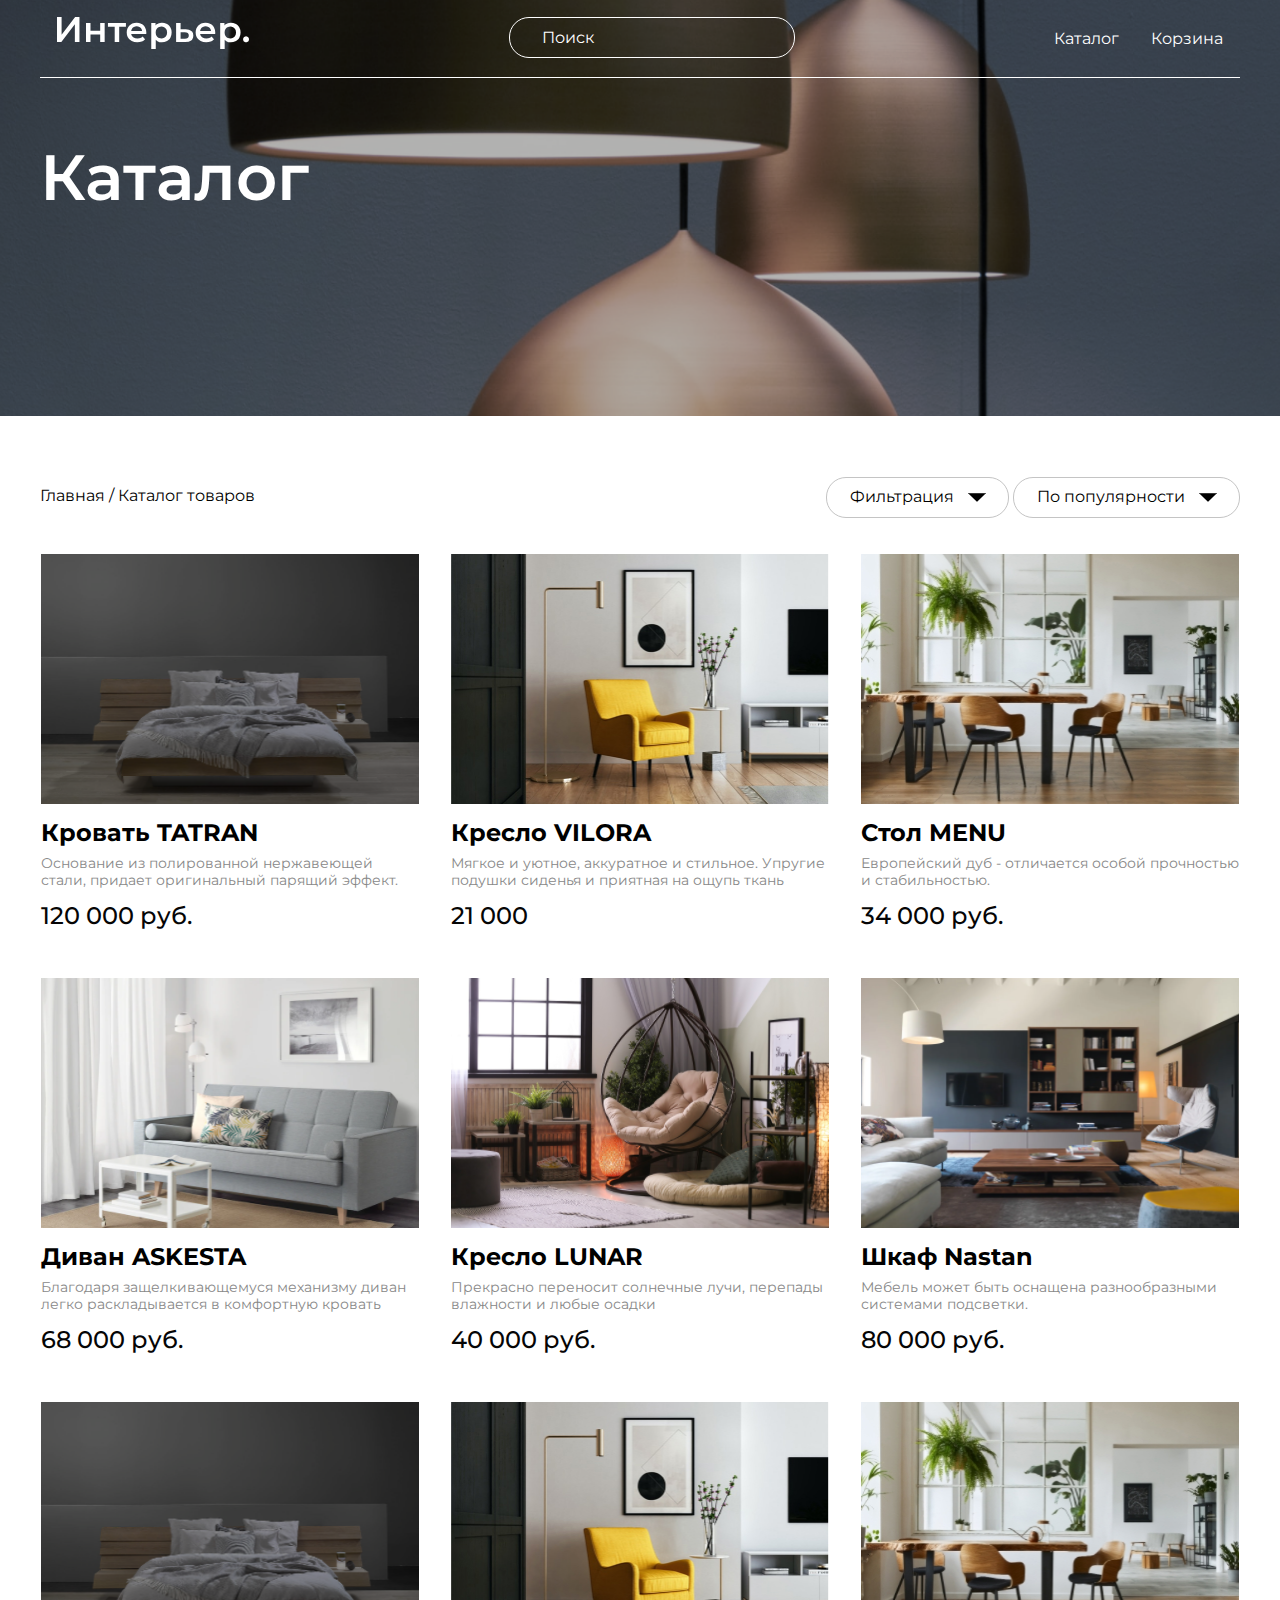
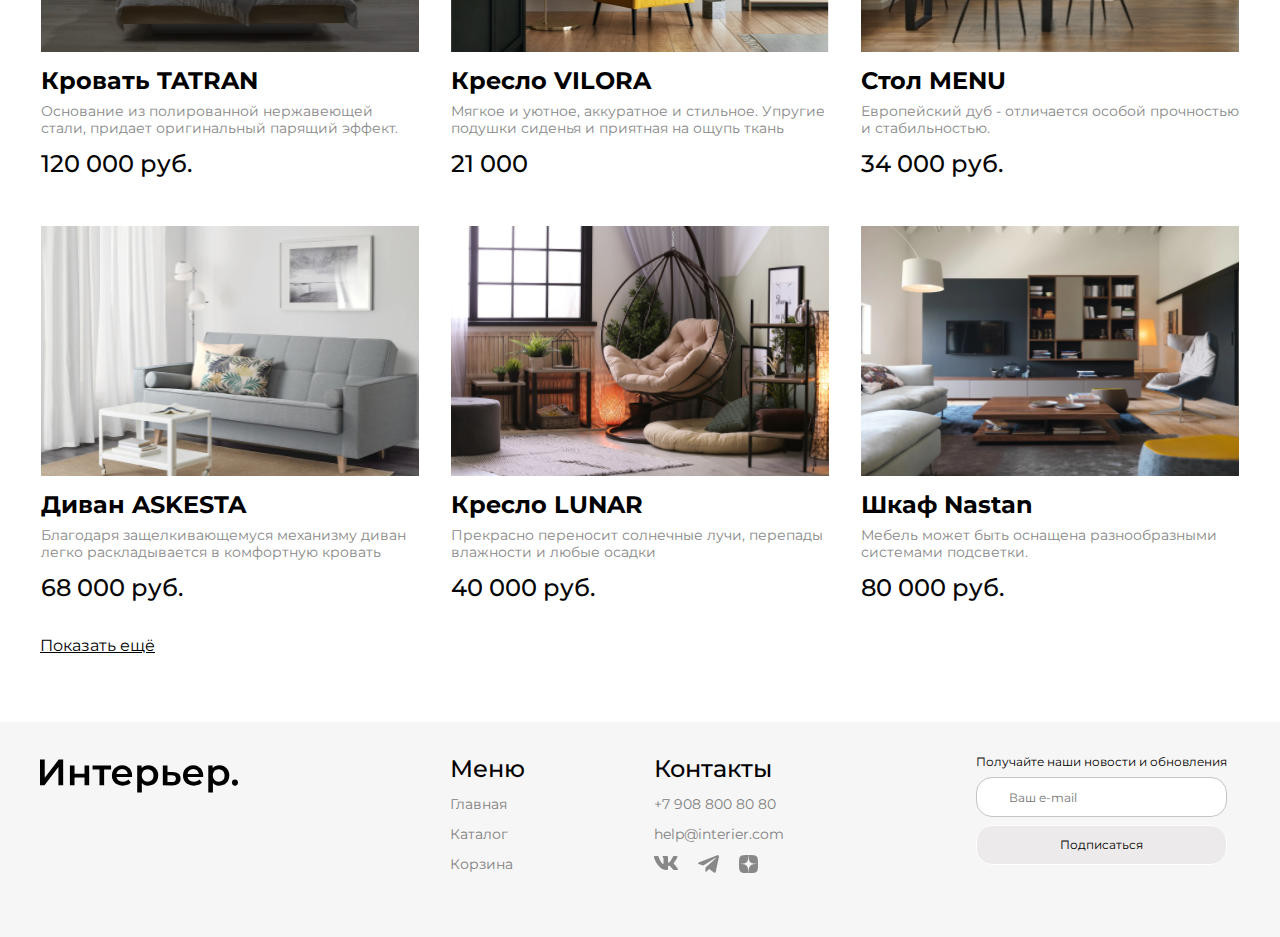
<file: catalog.html>
<!DOCTYPE html>
<html lang="en">
    <head>
        <meta charset="UTF-8">
        <meta name="viewport" content="width=device-width, initial-scale=1.0">
        <title>Document</title>
        <link rel="preconnect" href="https://fonts.googleapis.com">
        <link rel="preconnect" href="https://fonts.gstatic.com" crossorigin>
        <link href="https://fonts.googleapis.com/css2?family=Montserrat:wght@400;500;600&display=swap" rel="stylesheet">
        <link rel="stylesheet" href="style.css">
    </head>
<body>
    <header class="header header__catalog center">
        <div class="header__style">
            <a href="index.html"><img src="img/logo.svg" class="header__logo-img"  alt="Логотип"></a>
           <input placeholder="Поиск" class="header__style-input" type="text">
           <nav class="header__style-nav">
              <a href="catalog.html" class="header__style-nav-href">Каталог</a>
              <a href="cart.html" class="header__style-nav-href">Корзина</a>
           </nav>
           <nav class="header__nav-mobile">
            <a href="#"><svg width="19.000000" height="19.000000" viewBox="0 0 19 19" fill="none" xmlns="http://www.w3.org/2000/svg" xmlns:xlink="http://www.w3.org/1999/xlink">
                <desc>
                        Created with Pixso.
                </desc>
                <defs>
                    <clipPath id="clip99367_3339">
                        <rect id="gg:search" rx="-0.500000" width="18.000000" height="18.000000" transform="translate(0.500000 0.500000)" fill="white" fill-opacity="0"/>
                    </clipPath>
                </defs>
                <rect id="gg:search" rx="-0.500000" width="18.000000" height="18.000000" transform="translate(0.500000 0.500000)" fill="#FFFFFF" fill-opacity="0"/>
                <g clip-path="url(#clip99367_3339)">
                    <path id="Vector" d="M14.5 11.42C15.48 10.15 15.95 8.55 15.8 6.94C15.65 5.34 14.89 3.85 13.68 2.79C12.48 1.72 10.91 1.16 9.3 1.21C7.69 1.26 6.16 1.92 5.02 3.06C3.88 4.2 3.21 5.73 3.16 7.34C3.11 8.95 3.68 10.52 4.74 11.73C5.81 12.94 7.3 13.69 8.9 13.84C10.51 13.99 12.11 13.53 13.38 12.54L13.41 12.57L16.77 15.93C16.85 16.01 16.93 16.06 17.03 16.1C17.13 16.14 17.23 16.16 17.33 16.16C17.44 16.16 17.54 16.14 17.64 16.1C17.73 16.06 17.82 16.01 17.89 15.93C17.97 15.86 18.02 15.77 18.06 15.68C18.1 15.58 18.12 15.48 18.12 15.37C18.12 15.27 18.1 15.17 18.06 15.07C18.02 14.97 17.97 14.89 17.89 14.81L14.53 11.45C14.52 11.44 14.51 11.43 14.5 11.42ZM12.85 4.18C13.3 4.62 13.66 5.14 13.9 5.72C14.14 6.3 14.27 6.92 14.27 7.54C14.28 8.17 14.15 8.79 13.91 9.37C13.68 9.95 13.33 10.48 12.88 10.92C12.44 11.37 11.91 11.72 11.33 11.96C10.75 12.19 10.13 12.32 9.5 12.31C8.88 12.31 8.26 12.18 7.68 11.94C7.1 11.7 6.58 11.34 6.14 10.89C5.26 10 4.77 8.8 4.77 7.54C4.78 6.29 5.28 5.09 6.16 4.2C7.05 3.32 8.25 2.82 9.5 2.81C10.76 2.81 11.96 3.3 12.85 4.18Z" fill="#FFFFFF" fill-opacity="1.000000" fill-rule="evenodd"/>
                    <path id="Vector" d="M16 8.15Q16.06 7.55 16 6.93Q15.94 6.3 15.77 5.72Q15.6 5.13 15.32 4.57Q15.03 4.02 14.66 3.53Q14.28 3.05 13.82 2.64Q13.35 2.23 12.82 1.91Q12.29 1.6 11.71 1.39Q11.12 1.18 10.52 1.08Q9.91 0.99 9.29 1.01Q8.67 1.03 8.07 1.16Q7.47 1.29 6.9 1.54Q6.33 1.79 5.82 2.13Q5.32 2.48 4.88 2.92Q4.43 3.36 4.09 3.86Q3.75 4.37 3.5 4.94Q3.25 5.51 3.12 6.11Q2.98 6.71 2.96 7.33Q2.94 7.96 3.04 8.56Q3.13 9.17 3.34 9.75Q3.56 10.34 3.87 10.87Q4.18 11.39 4.59 11.86Q5 12.33 5.49 12.7Q5.97 13.08 6.53 13.36Q7.08 13.64 7.67 13.81Q8.26 13.99 8.88 14.04Q9.5 14.1 10.11 14.04Q10.72 13.99 11.32 13.81Q11.92 13.64 12.47 13.36Q12.93 13.12 13.36 12.8L16.63 16.07Q16.7 16.14 16.78 16.2Q16.86 16.25 16.95 16.29Q17.04 16.33 17.14 16.35Q17.23 16.36 17.33 16.36Q17.43 16.36 17.53 16.35Q17.62 16.33 17.71 16.29Q17.8 16.25 17.88 16.2Q17.96 16.14 18.03 16.07Q18.1 16 18.16 15.92Q18.21 15.84 18.25 15.75Q18.29 15.66 18.31 15.57Q18.32 15.47 18.32 15.37Q18.32 15.27 18.31 15.18Q18.29 15.08 18.25 14.99Q18.21 14.9 18.16 14.82Q18.1 14.74 18.03 14.67L14.76 11.4Q15.08 10.97 15.32 10.51Q15.59 9.96 15.77 9.36Q15.94 8.76 16 8.15ZM14.5 11.42C15.48 10.15 15.95 8.55 15.8 6.94C15.65 5.34 14.89 3.85 13.68 2.79C12.48 1.72 10.91 1.16 9.3 1.21C7.69 1.26 6.16 1.92 5.02 3.06C3.88 4.2 3.21 5.73 3.16 7.34C3.11 8.95 3.68 10.52 4.74 11.73C5.81 12.94 7.3 13.69 8.9 13.84C10.51 13.99 12.11 13.53 13.38 12.54L13.41 12.57L16.77 15.93C16.85 16.01 16.93 16.06 17.03 16.1C17.13 16.14 17.23 16.16 17.33 16.16C17.44 16.16 17.54 16.14 17.64 16.1C17.73 16.06 17.82 16.01 17.89 15.93C17.97 15.86 18.02 15.77 18.06 15.68C18.1 15.58 18.12 15.48 18.12 15.37C18.12 15.27 18.1 15.17 18.06 15.07C18.02 14.97 17.97 14.89 17.89 14.81L14.53 11.45C14.52 11.44 14.51 11.43 14.5 11.42ZM12.85 4.18C13.3 4.62 13.66 5.14 13.9 5.72C14.14 6.3 14.27 6.92 14.27 7.54C14.28 8.17 14.15 8.79 13.91 9.37C13.68 9.95 13.33 10.48 12.88 10.92C12.44 11.37 11.91 11.72 11.33 11.96C10.75 12.19 10.13 12.32 9.5 12.31C8.88 12.31 8.26 12.18 7.68 11.94C7.1 11.7 6.58 11.34 6.14 10.89C5.26 10 4.77 8.8 4.77 7.54C4.78 6.29 5.28 5.09 6.16 4.2C7.05 3.32 8.25 2.82 9.5 2.81C10.76 2.81 11.96 3.3 12.85 4.18ZM13.29 5.01Q13.54 5.38 13.72 5.8Q13.89 6.22 13.98 6.65Q14.07 7.09 14.07 7.54Q14.07 8 13.99 8.44Q13.9 8.88 13.73 9.3Q13.56 9.72 13.31 10.09Q13.06 10.46 12.74 10.78Q12.42 11.1 12.05 11.35Q11.68 11.6 11.26 11.77Q10.83 11.94 10.4 12.03Q9.96 12.12 9.5 12.11Q9.05 12.11 8.61 12.02Q8.18 11.93 7.76 11.76Q7.34 11.58 6.97 11.33Q6.6 11.08 6.28 10.75Q5.96 10.43 5.72 10.06Q5.48 9.7 5.31 9.28Q5.14 8.86 5.06 8.43Q4.97 8 4.97 7.54Q4.97 7.09 5.06 6.66Q5.15 6.23 5.32 5.81Q5.5 5.4 5.74 5.03Q5.99 4.66 6.31 4.35Q6.62 4.03 6.99 3.78Q7.36 3.54 7.77 3.36Q8.19 3.19 8.62 3.1Q9.05 3.02 9.5 3.01Q9.95 3.01 10.39 3.1Q10.82 3.18 11.24 3.35Q11.66 3.52 12.02 3.76Q12.39 4 12.71 4.32Q13.04 4.64 13.29 5.01Z" fill="#FFFFFF" fill-opacity="1.000000" fill-rule="evenodd"/>
                </g>
            </svg>
            </a>
            <a href="catalog.html"><svg width="19.199463" height="19.199951" viewBox="0 0 19.1995 19.2" fill="none" xmlns="http://www.w3.org/2000/svg" xmlns:xlink="http://www.w3.org/1999/xlink">
                <desc>
                        Created with Pixso.
                </desc>
                <defs/>
                <rect id="Rectangle 46" width="4.571429" height="4.571429" fill="#FFFFFF" fill-opacity="1.000000"/>
                <rect id="Rectangle 41" y="7.314270" width="4.571429" height="4.571429" fill="#FFFFFF" fill-opacity="1.000000"/>
                <rect id="Rectangle 47" y="14.628540" width="4.571429" height="4.571428" fill="#FFFFFF" fill-opacity="1.000000"/>
                <rect id="Rectangle 48" x="7.313477" y="7.314270" width="4.571429" height="4.571429" fill="#FFFFFF" fill-opacity="1.000000"/>
                <rect id="Rectangle 45" x="7.313477" y="14.628540" width="4.571429" height="4.571428" fill="#FFFFFF" fill-opacity="1.000000"/>
                <rect id="Rectangle 49" x="7.313477" width="4.571429" height="4.571429" fill="#FFFFFF" fill-opacity="1.000000"/>
                <rect id="Rectangle 42" x="14.627930" y="7.314270" width="4.571428" height="4.571429" fill="#FFFFFF" fill-opacity="1.000000"/>
                <rect id="Rectangle 44" x="14.627930" y="14.628540" width="4.571428" height="4.571428" fill="#FFFFFF" fill-opacity="1.000000"/>
                <rect id="Rectangle 43" x="14.627930" width="4.571428" height="4.571429" fill="#FFFFFF" fill-opacity="1.000000"/>
            </svg>
            </a>
            <a href="cart.html"><svg width="25.000000" height="25.000000" viewBox="0 0 25 25" fill="none" xmlns="http://www.w3.org/2000/svg" xmlns:xlink="http://www.w3.org/1999/xlink">
                <desc>
                        Created with Pixso.
                </desc>
                <defs>
                    <clipPath id="clip99367_3353">
                        <rect id="jam:shopping-cart" rx="-0.500000" width="24.000000" height="24.000000" transform="matrix(-1 0 0 1 25.5 0.5)" fill="white" fill-opacity="0"/>
                    </clipPath>
                </defs>
                <rect id="jam:shopping-cart" rx="-0.500000" width="24.000000" height="24.000000" transform="matrix(-1 0 0 1 25.5 0.5)" fill="#FFFFFF" fill-opacity="0"/>
                <g clip-path="url(#clip99367_3353)">
                    <path id="Vector" d="M14.58 20.83C15.13 20.83 15.66 20.61 16.05 20.22C16.44 19.83 16.66 19.3 16.66 18.75C16.66 18.19 16.44 17.66 16.05 17.27C15.66 16.88 15.13 16.66 14.58 16.66C14.03 16.66 13.5 16.88 13.11 17.27C12.71 17.66 12.5 18.19 12.5 18.75C12.5 19.3 12.71 19.83 13.11 20.22C13.5 20.61 14.03 20.83 14.58 20.83ZM7.29 20.83C7.84 20.83 8.37 20.61 8.76 20.22C9.15 19.83 9.37 19.3 9.37 18.75C9.37 18.19 9.15 17.66 8.76 17.27C8.37 16.88 7.84 16.66 7.29 16.66C6.73 16.66 6.2 16.88 5.81 17.27C5.42 17.66 5.2 18.19 5.2 18.75C5.2 19.3 5.42 19.83 5.81 20.22C6.2 20.61 6.73 20.83 7.29 20.83ZM20.87 6.16C21.13 6.16 21.37 6.05 21.56 5.86C21.74 5.67 21.84 5.42 21.84 5.16C21.84 4.9 21.74 4.65 21.56 4.47C21.37 4.28 21.13 4.17 20.87 4.16L19.67 4.16C18.73 4.16 17.92 4.81 17.71 5.73L16.41 11.61C16.2 12.52 15.39 13.18 14.45 13.18L6.63 13.18L5.12 7.17L14.86 7.17C15.12 7.15 15.36 7.04 15.54 6.86C15.72 6.67 15.82 6.42 15.82 6.16C15.82 5.91 15.72 5.66 15.54 5.47C15.36 5.29 15.12 5.18 14.86 5.16L5.12 5.16C4.82 5.16 4.52 5.23 4.25 5.37C3.97 5.5 3.73 5.69 3.54 5.93C3.36 6.17 3.23 6.45 3.16 6.75C3.1 7.05 3.11 7.36 3.18 7.65L4.68 13.66C4.79 14.1 5.04 14.48 5.39 14.76C5.75 15.03 6.18 15.18 6.63 15.18L14.45 15.18C15.36 15.18 16.25 14.87 16.96 14.3C17.67 13.73 18.17 12.93 18.36 12.04L19.67 6.16L20.87 6.16Z" fill="#FFFFFF" fill-opacity="1.000000" fill-rule="nonzero"/>
                </g>
            </svg>
            </a>
          </nav>
        </div>
        <div>
            <h2 class="header__heading1 header__heading-cart">Каталог</h2>
        </div>
     </header>
     <section class="center katalog-href">
        <nav class="katalog-href-nav">
            <a class="katalog-href-style" href="index.html">Главная</a> /
            <a class="katalog-href-style" href="catalog.html">Каталог товаров</a>
        </nav>
        <div >
        <button class="select-buton" type="button" onclick="window.myDialog.show()">Фильтрация</button>
        <dialog id="myDialog" class="modalwind">
                <form class="modalwind__item" action="#" method="get">
                  <div class="modalwind__item-time">
                          <legend  class="modalwind__style-heading" >Сроки доставки</legend>
                          <fieldset class="item__time">
                              <input class="modalwind__time-radio modalwind__time-radiostyle" type="radio" id="any" name="radio" checked>
                              <label class="modalwind__style-text" for="any">Неважно</label>
                          </fieldset>
                          <fieldset class="item__time">
                              <input class="modalwind__time-radio modalwind__time-radiostyle" type="radio" name="radio" id="today">
                              <label class="modalwind__style-text" for="today">Сегодня</label>
                          </fieldset>
                          <fieldset class="item__time">
                              <input class="modalwind__time-radio modalwind__time-radiostyle" type="radio" name="radio" id="tomorrow">
                              <label class="modalwind__style-text" for="tomorrow">Завтра</label>
                          </fieldset>
                          <fieldset class="item__time">
                              <input class="modalwind__time-radio modalwind__time-radiostyle" type="radio" name="radio" id="three-days">
                              <label class="modalwind__style-text" for="three-days">До 3 дней</label>
                          </fieldset>
                          <fieldset class="item__time">
                              <input class="modalwind__time-radio modalwind__time-radiostyle" type="radio" name="radio" id="seven-days">
                              <label class="modalwind__style-text" for="seven-days">До 7 дней</label>
                          </fieldset>
                  </div>
                  <div class="modalwind__item-prise">
                          <legend class="modalwind__style-heading">Цена</legend>
                            <div class="modalwind__item-prise-position">
                              <label>от 0 руб. до 100000 руб.</label><br>
                              <input class="prise__range" type="range" min="1" max="100000" value="1" name="range">
                              <input class="prise__range" type="range" min="1" max="100000" value="100000" name="range">
                            </div>
                  </div>
                  <div class="modalwind__item-color">
                      <legend class="modalwind__color modalwind__style-heading">Цвет</legend>
                        <div class="modalwind__item-color-checkbox">
                             <div class="modalwind__item-color-checkbox-1">
                                <input type="checkbox" class="checkbox__color modalwind__color-white" id="color-white"><label for="color-white"></label>
                                <input type="checkbox" class="checkbox__color modalwind__color-black checkbox__color-whitecheck" id="color-black" name=""><label for="color-black"></label>
                                <input type="checkbox" class="checkbox__color modalwind__color-gray" id="color-grey"><label for="color-grey"></label>
                                <input type="checkbox" class="checkbox__color modalwind__color-red" id="color-red"><label for="color-red"></label>
                                <input type="checkbox" class="checkbox__color modalwind__color-orange" id="color-orange" checked><label for="color-orange"></label>
                                <input type="checkbox" class="checkbox__color modalwind__color-yellow" id="color-yellow" checked><label for="color-yellow"></label>
                                <input type="checkbox" class="checkbox__color modalwind__color-green" id="color-green"><label for="color-green"></label>
                             </div>
                             <div class="modalwind__item-color-checkbox-2">
                                 <input type="checkbox" class="checkbox__color modalwind__color-greengrass" id="color-greengrass"><label for="color-greengrass"></label>
                                 <input type="checkbox" class="checkbox__color modalwind__color-sky" id="color-sky"><label for="color-sky"></label>
                                 <input type="checkbox" class="checkbox__color modalwind__color-blu checkbox__color-whitecheck" id="color-blu"><label for="color-blu"></label>
                                 <input type="checkbox" class="checkbox__color modalwind__color-violet checkbox__color-whitecheck" id="color-violet"><label for="color-violet"></label>
                                 <input type="checkbox" class="checkbox__color modalwind__color-magenta" id="color-magenta"><label for="color-magenta"></label>
                                 <input type="checkbox" class="checkbox__color modalwind__color-pupple" id="color-pupple" checked><label for="color-pupple"></label>
                                 <input type="checkbox" class="checkbox__color modalwind__color-pink" id="color-pink"><label for="color-pink"></label>
                             </div>
                        </div>
                  </div>
                  <div class="modalwind__item-room">
                      <legend class="modalwind__style-heading">Тип комнаты</legend>
                      <div>
                          <input class="modalwind__room-check modalwind__room-checkstyle" type="checkbox" id="kitchen" checked>
                          <label class="modalwind__style-text" for="kitchen">Кухня и столовая</label>
                      </div>
                      <div>
                          <input class="modalwind__room-check modalwind__room-checkstyle" type="checkbox" id="bath" checked>
                          <label class="modalwind__style-text" for="bath">Ванная комната</label>
                      </div>
                      <div>
                          <input class="modalwind__room-check modalwind__room-checkstyle" type="checkbox" id="child">
                          <label class="modalwind__style-text" for="child">Детская комната</label>
                      </div>
                      <div>
                           <input class="modalwind__room-check modalwind__room-checkstyle" type="checkbox" id="homeofice">
                          <label class="modalwind__style-text" for="homeofice">Домашний офис</label>
                      </div>
                      <div>
                          <input class="modalwind__room-check modalwind__room-checkstyle" type="checkbox" id="livromm">
                          <label class="modalwind__style-text" for="livromm">Гостиная</label>
                      </div>
                      <div>
                          <input class="modalwind__room-check modalwind__room-checkstyle" type="checkbox" id="hall">
                          <label class="modalwind__style-text" for="hall">Прихожая</label>
                      </div>
                      <div>
                          <input class="modalwind__room-check modalwind__room-checkstyle" type="checkbox" id="sleeproom">
                          <label class="modalwind__style-text" for="sleeproom">Спальня</label>
                      </div>
                      <div>
                          <input class="modalwind__room-check modalwind__room-checkstyle" type="checkbox" id="wardrobe">
                          <label class="modalwind__style-text" for="wardrobe">Гардероб</label>
                      </div>
                      <div>
                          <input class="modalwind__room-check modalwind__room-checkstyle" type="checkbox" id="dacha">
                          <label class="modalwind__style-text" for="dacha">Дача</label>
                      </div>
                      <div>
                          <input class="modalwind__room-check modalwind__room-checkstyle" type="checkbox" id="light">
                          <label class="modalwind__style-text" for="light">Свет</label>
                      </div>
                  </div>
                  <div class="modalwind__item-button">
                      <button type="button" class="modalwind__button" onclick="window.myDialog.close()">Применить</button>
                  </div>
             </form>
        </dialog>
        <select class="select-buton"> 
            <option value="#">По популярности</option>
            <option value="#">Cперва новые</option>
        </select>
        </div>
     </section>
    <section class="center section__div-style">
       <div class="section__div-style-item">  
        <div class="item__imgstyle-box">
            <img class="item__imgstyle" src="./img/bedtatran.png" alt="product1">
            <div class="item__imgstyle-dopbox">
                <img class="item__imgstyle-dop" src="./img/castle.svg">
                <img class="item__imgstyle-dop" src="./img/basic_heart_outline.svg">
            </div>
        </div>
              <h3 class="item">Кровать TATRAN</h3>
              <p class="item__description">Основание из полированной нержавеющей стали, придает оригинальный парящий эффект.</p>
             <p class="newprise">120 000 руб.</p>
       </div>
       <div class="section__div-style-item">
        <div class="item__imgstyle-box">
            <img class="item__imgstyle" src="./img/vilora.jpg" alt="product1">
            <div class="item__imgstyle-dopbox">
                <img class="item__imgstyle-dop" src="./img/castle.svg">
                <img class="item__imgstyle-dop" src="./img/basic_heart_outline.svg">
            </div>
        </div>
           <h3 class="item">Кресло VILORA</h3>
           <p class="item__description">Мягкое и уютное, аккуратное и стильное. Упругие подушки сиденья и приятная на ощупь ткань</p>
            <p class="newprise">21 000</p>
       </div>
       <div class="section__div-style-item"> 
        <div class="item__imgstyle-box">
            <img class="item__imgstyle" src="./img/taiblmenu.jpeg" alt="product1">
            <div class="item__imgstyle-dopbox">
                <img class="item__imgstyle-dop" src="./img/castle.svg">
                <img class="item__imgstyle-dop" src="./img/basic_heart_outline.svg">
            </div> 
        </div>
             <h3 class="item">Стол MENU</h3>
             <p class="item__description">Европейский дуб - отличается особой прочностью и стабильностью.</p>
             <p class="newprise">34 000 руб.</p>
       </div>
       <div class="section__div-style-item"> 
        <div class="item__imgstyle-box">
            <img class="item__imgstyle" src="./img/sofaaskesta.png" alt="product1">
            <div class="item__imgstyle-dopbox">
                <img class="item__imgstyle-dop" src="./img/castle.svg">
                <img class="item__imgstyle-dop" src="./img/basic_heart_outline.svg">
            </div>
        </div>
              <h3 class="item">Диван ASKESTA</h3>
              <p class="item__description">Благодаря защелкивающемуся механизму диван легко раскладывается в комфортную кровать</p>
              <p class="newprise">68 000 руб.</p>
       </div>
       <div class="section__div-style-item"> 
        <div class="item__imgstyle-box">
            <img class="item__imgstyle" src="./img/chealunar.png" alt="product1">
            <div class="item__imgstyle-dopbox">
                <img class="item__imgstyle-dop" src="./img/castle.svg">
                <img class="item__imgstyle-dop" src="./img/basic_heart_outline.svg">
            </div> 
        </div>
              <h3 class="item">Кресло LUNAR</h3>
              <p class="item__description">Прекрасно переносит солнечные лучи, перепады влажности и любые осадки</p>
              <p class="newprise">40 000 руб.</p>
       </div>
       <div class="section__div-style-item"> 
        <div class="item__imgstyle-box">
            <img class="item__imgstyle" src="./img/nastan1.png" alt="product1">
            <div class="item__imgstyle-dopbox">
                <img class="item__imgstyle-dop" src="./img/castle.svg">
                <img class="item__imgstyle-dop" src="./img/basic_heart_outline.svg">
            </div> 
        </div>
             <h3 class="item">Шкаф Nastan</h3>
             <p class="item__description">Мебель может быть оснащена разнообразными системами подсветки.</p>
             <p class="newprise">80 000 руб.</p>
       </div>
       <div class="section__div-style-item">
        <div class="item__imgstyle-box">
            <img class="item__imgstyle" src="./img/bedtatran.png" alt="product1">
            <div class="item__imgstyle-dopbox">
                <img class="item__imgstyle-dop" src="./img/castle.svg">
                <img class="item__imgstyle-dop" src="./img/basic_heart_outline.svg">
            </div>
        </div>
             <h3 class="item">Кровать TATRAN</h3>
             <p class="item__description">Основание из полированной нержавеющей стали, придает оригинальный парящий эффект.</p>
             <p class="newprise">120 000 руб.</p>
       </div>
       <div class="section__div-style-item"> 
        <div class="item__imgstyle-box">
            <img class="item__imgstyle" src="./img/vilora.jpg" alt="product1">
            <div class="item__imgstyle-dopbox">
                <img class="item__imgstyle-dop" src="./img/castle.svg">
                <img class="item__imgstyle-dop" src="./img/basic_heart_outline.svg">
            </div>
        </div>
               <h3 class="item">Кресло VILORA</h3>
              <p class="item__description">Мягкое и уютное, аккуратное и стильное. Упругие подушки сиденья и приятная на ощупь ткань</p>
             <p class="newprise">21 000</p>
      </div>
      <div class="section__div-style-item"> 
        <div class="item__imgstyle-box">
            <img class="item__imgstyle" src="./img/taiblmenu.jpeg" alt="product1">
            <div class="item__imgstyle-dopbox">
                <img class="item__imgstyle-dop" src="./img/castle.svg">
                <img class="item__imgstyle-dop" src="./img/basic_heart_outline.svg">
            </div> 
        </div>
              <h3 class="item">Стол MENU</h3>
             <p class="item__description">Европейский дуб - отличается особой прочностью и стабильностью.</p>
             <p class="newprise">34 000 руб.</p>
      </div>
      <div class="section__div-style-item"> 
        <div class="item__imgstyle-box">
            <img class="item__imgstyle" src="./img/sofaaskesta.png" alt="product1">
            <div class="item__imgstyle-dopbox">
                <img class="item__imgstyle-dop" src="./img/castle.svg">
                <img class="item__imgstyle-dop" src="./img/basic_heart_outline.svg">
            </div>
        </div>
             <h3 class="item">Диван ASKESTA</h3>
             <p class="item__description">Благодаря защелкивающемуся механизму диван легко раскладывается в комфортную кровать</p>
             <p class="newprise">68 000 руб.</p>
      </div>
      <div class="section__div-style-item">
        <div class="item__imgstyle-box">
            <img class="item__imgstyle" src="./img/chealunar.png" alt="product1">
            <div class="item__imgstyle-dopbox">
                <img class="item__imgstyle-dop" src="./img/castle.svg">
                <img class="item__imgstyle-dop" src="./img/basic_heart_outline.svg">
            </div>
        </div>  
            <h3 class="item">Кресло LUNAR</h3>
            <p class="item__description">Прекрасно переносит солнечные лучи, перепады влажности и любые осадки</p>
            <p class="newprise">40 000 руб.</p>
      </div>
      <div class="section__div-style-item"> 
           <div class="item__imgstyle-box">
                   <img class="item__imgstyle" src="./img/nastan1.png" alt="product1">
                    <div class="item__imgstyle-dopbox">
                       <img class="item__imgstyle-dop" src="./img/castle.svg">
                       <img class="item__imgstyle-dop" src="./img/basic_heart_outline.svg">
            </div>
        </div>
               <h3 class="item">Шкаф Nastan</h3>
              <p class="item__description">Мебель может быть оснащена разнообразными системами подсветки.</p>
              <p class="newprise">80 000 руб.</p>
        </div>
    </section>
    <section class="cataloghtml__footer">
        <a class="cataloghtml__footer-text center" href="#">Показать ещё</a>
    </section>
    <footer class="footer center">
        <div  class="footer__style">
             <img class="footer__logo" src="img/logofooter.svg" alt="Логотип">
          <div class="footer__style-div">
              <h4 class="footer__menu">Меню</h4>
              <a class="footer__menu-list" href="index.html">Главная</a>
              <a class="footer__menu-list" href="catalog.html">Каталог</a>
              <a class="footer__menu-list" href="cart.html">Корзина</a>
          </div>
          <div class="footer__style-div">
               <h4 class="footer__menu">Контакты</h4>
               <a class="footer__menu-list" href="tel:+7 908 800 80 80">+7 908 800 80 80</a>
               <a class="footer__menu-list" href="mailto:help@interier.com">help@interier.com</a>
              <div class="footer__style-href">
                  <a href="#"><img src="img/inst.svg" alt="inst"></a>
                  <a href="#"><img src="img/twitter.svg" alt="twitter"></a>
                  <a href="#"><img src="img/facebook.svg" alt="facebook"></a>
              </div>
          </div>
          <div>
            <form class="footer__form" action="#">
               <p class="footer__menu-ournews">Получайте наши новости и обновления</p>
               <input class="footer__menu-email" placeholder="Ваш e-mail" type="email">
               <button class="footer__menu-subcribe">Подписаться</button>
            </form>
          </div>
        </div>
      </footer>
</body>
</html>
</file>
<file: style.css>
* {
  margin: 0;
  padding: 0;
}

.center {
  padding-left: calc(50% - 600px);
  padding-right: calc(50% - 600px);
}

body {
  font-family: "Montserrat", sans-serif;
}

.header {
  height: 735px;
  background-image: url(img/rectangle15.jpeg);
  background-repeat: no-repeat;
  background-position: center;
  background-size: cover;
}
.header__catalog {
  padding-bottom: 16px;
  height: 400px;
  background-image: url(img/katalog.png);
  background-repeat: no-repeat;
  background-position: center;
  background-size: cover;
}
.header__style {
  display: flex;
  flex-wrap: wrap;
  justify-content: space-between;
  padding: 17px;
  border-bottom: solid 0.5px #FFFFFF;
}
.header__style-nav {
  margin-top: 12px;
  margin-bottom: 11px;
  height: 20px;
  display: flex;
  gap: 32px;
}
.header__heading1 {
  color: rgb(255, 255, 255);
  max-width: 792px;
  min-height: 140px;
  margin-top: 64px;
  font-weight: 600;
  font-size: 64px;
  line-height: 70px;
  margin-bottom: 16px;
}
.header__furnitreflect {
  color: rgb(255, 255, 255);
  font-size: 24px;
  line-height: 32px;
  margin-bottom: 16px;
}
.header__cataloghtml {
  color: white;
  font-size: 16px;
  font-weight: 400;
  line-height: 24px;
  text-align: left;
  text-decoration-line: underline;
}
.header__nav-mobile {
  display: none;
}

.header__style-nav-href {
  font-size: 16px;
  height: 20px;
  text-decoration: none;
  color: rgb(255, 255, 255);
}

.header__style-nav-href:hover {
  text-decoration: underline;
}

.header__style-input {
  font-family: "Montserrat", sans-serif;
  max-width: 288px;
  height: 41px;
  border: 1px solid rgb(255, 255, 255);
  border-radius: 20px;
  background: rgb(255, 255, 255);
  background-color: transparent;
  outline: none;
  color: rgb(255, 255, 255);
  font-size: 16px;
  font-weight: 400;
  line-height: 20px;
  text-align: left;
  padding-left: 32px;
  padding-right: 32px;
  box-sizing: border-box;
}

.header__style-input::-moz-placeholder {
  color: white;
}

.header__style-input::placeholder {
  color: white;
}

.conteiner {
  display: grid;
  flex-wrap: wrap;
  gap: 32px;
  grid-template-columns: repeat(12, 1fr);
  grid-template-rows: repeat(2, 1fr);
}
.conteiner__heading {
  margin-top: 64px;
  font-weight: 600;
  font-size: 48px;
  line-height: 59px;
  color: #000000;
}
.conteiner__item {
  display: flex;
  flex-wrap: wrap;
  font-weight: 600px;
  margin-top: 32px;
  grid-column: span 4;
  font-size: 34px;
  color: #FFFFFF;
  justify-content: center;
  align-items: center;
  max-width: 378px;
  height: 415px;
}
.conteiner__item-big {
  max-width: 584px;
  grid-column: span 6;
}
.conteiner__item-1 {
  background-image: url(./img/for-1.png);
}
.conteiner__item-2 {
  background-image: url(./img/for-2.png);
}
.conteiner__item-3 {
  background-image: url(./img/for-3.png);
}
.conteiner__item-4 {
  background-image: url(./img/for-4.png);
}
.conteiner__item-5 {
  background-image: url(./img/for-5.png);
}

.katalog-href {
  display: flex;
  flex-direction: row;
  flex-wrap: wrap;
  align-items: flex-end;
  justify-content: space-between;
  margin-top: 61px;
  margin-bottom: 36px;
}
.katalog-href-nav {
  height: 32px;
}

.katalog-href-style {
  text-decoration: none;
  color: #000000;
}

.katalog-href-style:hover {
  text-decoration: underline;
}

.select-buton {
  -webkit-appearance: none;
     -moz-appearance: none;
          appearance: none;
  background: url(./img/arowselect.png) no-repeat;
  background-position: calc(100% - 22px) center;
  padding-top: 9px;
  padding-bottom: 11px;
  padding-left: 23px;
  padding-right: 54px;
  font-family: "Montserrat", sans-serif;
  font-size: 16px;
  color: #000000;
  border: 1px solid rgb(196, 196, 196);
  border-radius: 20px 20px 20px 20px;
}

.specialoffers {
  margin-top: 64px;
  padding-top: 8px;
  font-weight: 600;
  font-size: 48px;
  line-height: 59px;
  color: #000000;
  margin-bottom: 13px;
}

.section__div-style {
  display: flex;
  flex-wrap: wrap;
  justify-content: center;
  -moz-column-gap: 32px;
       column-gap: 32px;
  row-gap: 48px;
}

.item {
  font-size: 24px;
  line-height: 29px;
  color: #000000;
  margin-top: 10px;
  margin-bottom: 8px;
}
.item__imgstyle {
  max-width: 378px;
  height: 250px;
}
.item__imgstyle-box {
  position: relative;
}
.item__imgstyle-dopbox {
  position: absolute;
  display: flex;
  gap: 21px;
  flex-direction: row;
  top: 10px;
  right: 10px;
  opacity: 0;
}
.item__imgstyle-dopbox:hover {
  opacity: 1;
  cursor: pointer;
}
.item__imgstyle-dop {
  width: 24px;
  height: 24px;
}
.item__description {
  max-width: 378px;
  font-size: 14px;
  line-height: 17px;
  color: #888888;
  margin-top: 8px;
  margin-bottom: 12px;
}

.newprise {
  font-weight: 500;
  font-size: 24px;
  line-height: 29px;
  color: #050505;
}

.oldprise {
  font-weight: 500;
  font-size: 24px;
  line-height: 29px;
  text-decoration-line: line-through;
  color: #888888;
}

.priseposition {
  display: flex;
  flex-wrap: wrap;
  flex-direction: row;
  gap: 32px;
}

.cataloghtml__footer {
  margin-top: 32px;
  margin-bottom: 64px;
}
.cataloghtml__footer-text {
  font-size: 16px;
  font-weight: 400;
  line-height: 24px;
  color: black;
  text-align: left;
  text-decoration-line: underline;
}

.footer {
  display: flex;
  flex-direction: row;
  flex-wrap: wrap;
  padding-top: 32px;
  padding-bottom: 60px;
  background: rgb(247, 246, 246);
}
.footer__style {
  display: flex;
  flex-wrap: wrap;
}
.footer__style-div {
  padding-right: 129px;
  display: flex;
  flex-direction: column;
  flex-wrap: wrap;
  gap: 12px;
  align-content: center;
}
.footer__style-href {
  display: flex;
  flex-wrap: wrap;
  gap: 20px;
  justify-content: left;
}
.footer__logo {
  padding-right: 212px;
  max-width: 198px;
  height: 44px;
}
.footer__menu {
  color: rgb(0, 0, 0);
  font-size: 24px;
  font-weight: 500;
  line-height: 29px;
  text-align: left;
}
.footer__menu-ournews {
  font-size: 12px;
  height: 15px;
  color: #000000;
}
.footer__menu-email {
  font-family: "Montserrat", sans-serif;
  color: #C4C4C4;
  font-size: 12px;
  padding-left: 32px;
  padding-right: 32px;
  text-align: left;
  max-width: 260px;
  height: 40px;
  background: #FFFFFF;
  border: 1px solid #C4C4C4;
  box-sizing: border-box;
  border-radius: 16px;
  background: rgb(255, 255, 255);
}
.footer__menu-subcribe {
  font-family: "Montserrat", sans-serif;
  background: rgba(222, 215, 215, 0.41);
  border: 1px solid #FFFFFF;
  box-sizing: border-box;
  border-radius: 16px;
  max-width: 260px;
  height: 40px;
  font-size: 12px;
  line-height: 18px;
  color: #000000;
}
.footer__form {
  padding-left: 63px;
  display: flex;
  flex-direction: column;
  flex-wrap: wrap;
  gap: 8px;
}

.footer__menu-list {
  font-size: 14px;
  color: grey;
  text-decoration: none;
  text-align: left;
}

.footer__menu-list:hover {
  text-decoration: underline;
}

.header__cart {
  padding-bottom: 16px;
  height: 400px;
  background-image: url(./img/cartbackgroundimg.png);
  background-repeat: no-repeat;
  background-position: center;
  background-size: cover;
}
.header__cart-text {
  color: rgb(255, 255, 255);
  margin-top: 127px;
  font-size: 64px;
}

.cartbox {
  margin-top: 64px;
  display: grid;
  flex-wrap: wrap;
  grid-template-columns: repeat(3, 1fr);
  grid-template-rows: repeat(12, 1fr);
}
.cartbox__heading {
  align-items: center;
  grid-column: 1/3;
  grid-row: 1;
  display: flex;
  justify-content: space-between;
}
.cartbox__heading-style {
  font-family: "Montserrat", sans-serif;
  font-weight: normal;
  font-size: 16px;
}
.cartbox__item {
  display: grid;
  flex-wrap: wrap;
  grid-column: 1/3;
  grid-row: 2/11;
}
.cartbox__item-input {
  font-size: 14px;
  width: 71px;
  height: 51px;
  background-color: #F7F6F6;
  border: none;
  text-align: center;
  border-radius: 6px 6px 6px 6px;
  font-family: "Montserrat", sans-serif;
}
.cartbox__itemposition {
  padding-top: 25px;
  padding-bottom: 32px;
  display: flex;
  flex-wrap: wrap;
  justify-content: space-between;
  align-items: flex-start;
  border-top: 0.5px solid #CACDD8;
}
.cartbox__iteminsidposition {
  display: flex;
  flex-wrap: wrap;
}
.cartbox__imgstyle {
  margin-right: 31px;
  width: 173px;
  height: 173px;
}
.cartbox__itemtextposition {
  display: flex;
  flex-wrap: wrap;
  flex-direction: column;
}
.cartbox__itemdescription {
  width: 378px;
  font-size: 14px;
  color: #888888;
  margin-top: 14px;
  margin-bottom: 16px;
}
.cartbox__itemprise {
  font-size: 16px;
  margin-bottom: 15px;
}
.cartbox__button {
  display: flex;
  flex-direction: row;
  flex-wrap: wrap;
  grid-column: 1/3;
  grid-row: 11/13;
  gap: 7px;
}
.cartbox__buttonstyle {
  border: 1px solid black;
  border-radius: 50px 50px 50px 50px;
  background-color: white;
  width: 196px;
  height: 37px;
  font-size: 14px;
  font-family: "Montserrat", sans-serif;
}
.cartbox__buttonstyle:hover {
  background-color: #040404;
  color: white;
}
.cartbox__href {
  display: flex;
  flex-wrap: wrap;
  flex-direction: row;
  gap: 30px;
}
.cartbox__href-favoritdelet {
  font-family: "Montserrat", sans-serif;
  text-decoration: underline;
  color: black;
  font-size: 14px;
}

.cart__item {
  width: 379px;
  max-width: 379px;
  height: 556px;
  border-radius: 20px 20px 20px 20px;
  margin-left: 33px;
  background-color: #F7F6F6;
  display: grid;
  flex-wrap: wrap;
  grid-column: 3;
  grid-row: 1/13;
  justify-items: center;
}
.cart__item-heading {
  margin-top: 42px;
  margin-bottom: -6.5px;
}
.cart__item-input {
  font-size: 14px;
  width: 288px;
  margin-top: 41.5px;
  background-color: #F7F6F6;
  border: none;
  border-bottom: 1px solid #CACDD8;
}
.cart__item-input::-moz-placeholder {
  font-family: "Montserrat", sans-serif;
  color: black;
}
.cart__item-input::placeholder {
  font-family: "Montserrat", sans-serif;
  color: black;
}
.cart__item-prise {
  margin-top: 64px;
  margin-bottom: 18px;
  font-size: 24px;
}
.cart__item-prise-text {
  font-weight: normal;
}
.cart__item-button {
  width: 290px;
  height: 41px;
  font-size: 16px;
  border: 1px solid #040404;
  border-radius: 20px 20px 20px 20px;
  margin-bottom: 145px;
  font-family: "Montserrat", sans-serif;
  background: transparent;
}
.cart__item-button:hover {
  transition: 0.8s;
  background-color: #040404;
  color: white;
}

.modalwind {
  border: none;
  position: absolute;
  left: 40%;
  margin-top: 14px;
  background-color: #FFFFFF;
  padding: 40px 48px 40px 48px;
  box-shadow: 0px 4px 67px -12px rgba(0, 0, 0, 0.32);
  z-index: 2;
}
.modalwind__button {
  border: 1px solid black;
  border-radius: 50px 50px 50px 50px;
  background-color: white;
  width: 200px;
  height: 37px;
  font-size: 14px;
  font-family: "Montserrat", sans-serif;
}
.modalwind__item {
  display: grid;
  flex-wrap: wrap;
  grid-template-columns: 2fr;
  grid-template-rows: 12fr;
}
.modalwind__item-time {
  display: flex;
  flex-wrap: wrap;
  flex-direction: column;
  gap: 14px;
  grid-column: 1/2;
  grid-row: 1/5;
  margin-bottom: 32px;
}
.modalwind__item-prise {
  display: flex;
  flex-wrap: wrap;
  flex-direction: column;
  gap: 14px;
  grid-column: 1/2;
  grid-row: 6/8;
  margin-bottom: 32px;
}
.modalwind__item-prise-position {
  display: flex;
  flex-direction: column;
}
.modalwind__item-color {
  display: flex;
  flex-wrap: wrap;
  flex-direction: column;
  gap: 14px;
  grid-column: 1/2;
  grid-row: 9/10;
}
.modalwind__item-color-checkbox {
  display: flex;
  flex-wrap: wrap;
  flex-direction: column;
  gap: 14px;
}
.modalwind__item-color-checkbox-1 {
  display: flex;
  gap: 14px;
}
.modalwind__item-color-checkbox-2 {
  display: flex;
  gap: 14px;
}
.modalwind__item-room {
  display: flex;
  flex-wrap: wrap;
  flex-direction: column;
  gap: 14px;
  grid-column: 2/3;
  grid-row: 1/10;
  padding-left: 65px;
  width: 190px;
}
.modalwind__item-button {
  display: flex;
  flex-wrap: wrap;
  justify-content: flex-end;
  grid-column: 2/3;
  grid-row: 12/13;
  margin-top: 36px;
}
.modalwind__style-heading {
  font-size: 16px;
  font-weight: bold;
}
.modalwind__style-text {
  font-size: 14px;
  margin-top: 14px;
}

.item__time {
  border: none;
}

.modalwind__time-radio {
  position: absolute;
  z-index: -1;
  opacity: 0;
}

.modalwind__time-radiostyle + label::before {
  content: "";
  display: inline-flex;
  align-content: flex-end;
  border-radius: 50%;
  width: 15px;
  height: 15px;
  border: 1px solid #888888;
  margin-right: 5.5px;
  cursor: pointer;
}

.modalwind__time-radiostyle:checked + label::before {
  background-image: url(./img/checkbox.svg);
  background-repeat: no-repeat;
  background-position: center;
  border: 1px solid #000;
  cursor: pointer;
}

.modalwind__time-radiostyle:hover + label::before {
  border: 1px solid #000;
  cursor: pointer;
}

.prise__range {
  -webkit-appearance: none;
     -moz-appearance: none;
          appearance: none;
  outline: none;
  background: none;
  cursor: pointer;
}

.prise__range::-webkit-slider-runnable-track {
  -webkit-appearance: none;
  width: 100%;
  height: 1px;
  background: #000;
}

.prise__range::-webkit-slider-thumb {
  -webkit-appearance: none;
  position: relative;
  height: 8px;
  width: 8px;
  margin-top: -4px;
  background: #000;
  border: 1px solid #000;
  border-radius: 25px;
  z-index: 1;
}

.checkbox__color {
  position: absolute;
  z-index: -1;
  opacity: 0;
}

.checkbox__color + label:before {
  content: "";
  display: inline-block;
  height: 15px;
  width: 15px;
  border: 1px solid gray;
  cursor: pointer;
}

.checkbox__color:checked + label::before {
  background-image: url(./img/checkbox.svg);
  background-repeat: no-repeat;
  background-position: center;
  cursor: pointer;
}

.checkbox__color-whitecheck:checked + label::before {
  background-image: url(./img/whitecheck.svg);
  background-repeat: no-repeat;
  background-position: center;
  cursor: pointer;
}

.modalwind__color-white + label::before {
  background-color: white;
  border: 1px solid grey;
}
.modalwind__color-black + label::before {
  background-color: black;
  border: 1px solid black;
}
.modalwind__color-gray + label::before {
  background-color: gray;
  border: 1px solid gray;
}
.modalwind__color-red + label::before {
  background-color: #FF0000;
  border: 1px solid #FF0000;
}
.modalwind__color-orange + label::before {
  background-color: #FF7A41;
  border: 1px solid #FF7A41;
}
.modalwind__color-yellow + label::before {
  background-color: #F2CB01;
  border: 1px solid #F2CB01;
}
.modalwind__color-green + label::before {
  background-color: #00BF2A;
  border: 1px solid #00BF2A;
}
.modalwind__color-greengrass + label::before {
  background-color: #1CCC97;
  border: 1px solid #1CCC97;
}
.modalwind__color-sky + label::before {
  background-color: #009FE3;
  border: 1px solid #009FE3;
}
.modalwind__color-blu + label::before {
  background-color: #000AF8;
  border: 1px solid #000AF8;
}
.modalwind__color-violet + label::before {
  background-color: #6710D6;
  border: 1px solid #6710D6;
}
.modalwind__color-magenta + label::before {
  background-color: #9D0DB5;
  border: 1px solid #9D0DB5;
}
.modalwind__color-pupple + label::before {
  background-color: #D89AFF;
  border: 1px solid #D89AFF;
}
.modalwind__color-pink + label::before {
  background-color: #FF65A6;
  border: 1px solid #FF65A6;
}

.modalwind__room-check {
  position: absolute;
  z-index: -1;
  opacity: 0;
}

.modalwind__room-checkstyle + label::before {
  content: "";
  display: inline-flex;
  align-content: flex-end;
  border-radius: 1%;
  width: 15px;
  height: 15px;
  border: 1px solid #888888;
  margin-right: 5.5px;
  cursor: pointer;
}

.modalwind__room-checkstyle:checked + label::before {
  background-image: url(./img/checkbox.svg);
  background-repeat: no-repeat;
  background-position: center;
  border: 1px solid #000;
  cursor: pointer;
}

.modalwind__room-checkstyle:hover + label::before {
  border: 1px solid #000;
  cursor: pointer;
}

a.index__href-dialog:hover + #index__dialog {
  display: block;
}

.index__dialog {
  display: none;
  position: absolute;
  margin-top: 38px;
  padding: 40px 48px 40px 48px;
  left: 50%;
  z-index: 2;
  background-color: white;
  box-shadow: 0px 4px 67px -12px rgba(0, 0, 0, 0.32);
  max-width: 573px;
  max-height: 480px;
}
.index__dialog-imgstyle {
  margin-right: 24px;
  width: 144px;
  height: 144px;
}
.index__dialog-button {
  display: flex;
  flex-wrap: wrap;
  flex-direction: row;
  gap: 48px;
  justify-content: space-between;
}
.index__dialog-prise {
  padding-top: 6px;
  font-size: 24px;
}
.index__dialog-buttonstyle {
  width: 207px;
  height: 40px;
  font-size: 16px;
  border: 1px solid #040404;
  border-radius: 20px 20px 20px 20px;
  margin-bottom: 145px;
  font-family: "Montserrat", sans-serif;
  background: transparent;
}

@media (max-width: 767px) {
  .modalwind {
    left: 16px;
  }
  .modalwind__item {
    display: flex;
    flex-wrap: wrap;
    flex-direction: column;
    gap: 32px;
  }
  .modalwind__item-room {
    padding-left: 0px;
  }
  .modalwind__item-room {
    margin-top: 0px;
  }
}
@media (max-width: 1024px) {
  .center {
    padding-left: calc(50% - 393px);
    padding-right: calc(50% - 393px);
  }
  .conteiner {
    gap: 30px;
  }
  .conteiner__item {
    height: 268px;
  }
  .section__div-style {
    justify-content: flex-start;
    -moz-column-gap: 29px;
         column-gap: 29px;
    row-gap: 38px;
  }
  .footer__logo {
    display: none;
  }
  .footer__form {
    padding-left: 50px;
  }
  .cartbox {
    display: flex;
    flex-wrap: wrap;
    flex-direction: column;
  }
  .cart__item {
    margin-top: 64px;
    margin-left: 0px;
  }
}
@media (min-width: 768px) and (max-width: 833px) {
  .center {
    padding-left: 24px;
    padding-right: 24px;
  }
  .header__heading {
    display: flex;
    flex-direction: column;
  }
  .header__heading1 {
    height: 220px;
  }
  .footer__style-div {
    padding-right: 100px;
  }
  .footer__form {
    padding-left: 30px;
  }
  .item__imgstyle {
    max-width: 315px;
  }
  .item__description {
    max-width: 315px;
  }
  .cartbox {
    display: flex;
  }
  .cart__item {
    margin-top: 64px;
    max-width: 379px;
  }
  .modalwind {
    left: 20%;
  }
}
@media (max-width: 767px) {
  .center {
    padding-left: 16px;
    padding-right: 16px;
  }
  .header__style {
    padding: 48px 17px 17px 17px;
  }
  .header__style-input {
    display: none;
  }
  .header__style-nav {
    display: none;
  }
  .header__logo-img {
    padding-top: 2px;
    width: 99px;
  }
  .header__nav-mobile {
    display: flex;
    flex-wrap: wrap;
    flex-direction: row;
    align-items: center;
    gap: 32px;
  }
  .header__heading1 {
    font-size: 48px;
    line-height: 59px;
    text-align: center;
    margin-top: 29px;
  }
  .header__furnitreflect {
    margin-top: 17px;
    text-align: center;
    font-size: 16px;
  }
  .header__cataloghtml {
    font-size: 14px;
    display: flex;
    flex-direction: column;
    align-items: center;
  }
  .conteiner {
    display: flex;
    flex-direction: column;
    gap: 16px;
  }
  .conteiner__heading {
    padding-bottom: 32px;
    font-size: 24px;
    line-height: 9px;
  }
  .conteiner__item {
    margin-top: 0px;
    font-size: 28px;
  }
  .conteiner__item-big {
    width: 100%;
    min-height: 244px;
  }
  .specialoffers {
    margin-top: 0px;
    padding-top: 32px;
    font-weight: 600;
    font-size: 24px;
    line-height: 29px;
    margin-bottom: 32px;
  }
  .item {
    font-size: 18px;
    line-height: 22px;
  }
  .item__imgstyle {
    width: 100%;
  }
  .item__description {
    width: 100%;
  }
  .newprise {
    font-size: 18px;
    line-height: 22px;
  }
  .oldprise {
    font-size: 18px;
    line-height: 22px;
  }
  .footer {
    padding-bottom: 32px;
  }
  .footer__style {
    row-gap: 69px;
    -moz-column-gap: 100px;
         column-gap: 100px;
    justify-content: center;
  }
  .footer__style-div {
    padding-right: 0px;
  }
  .footer__form {
    padding-left: 30px;
  }
  .cataloghtml-footer {
    padding-top: 36px;
    padding-bottom: 32px;
  }
  .header__heading-cart {
    padding-top: 82px;
    text-align: center;
  }
  .header__cart-text {
    margin-top: 0px;
  }
  .cart__item {
    margin-top: 48px;
    width: 347px;
  }
  .cartbox {
    margin-top: 92px;
  }
  .cartbox__heading-style {
    display: none;
  }
  .cartbox__imgstyle {
    display: none;
  }
  .cartbox__itemdescription {
    max-width: 253px;
  }
  .cartbox__buttonstyle {
    max-width: 166px;
  }
}/*# sourceMappingURL=style.css.map */
</file>
